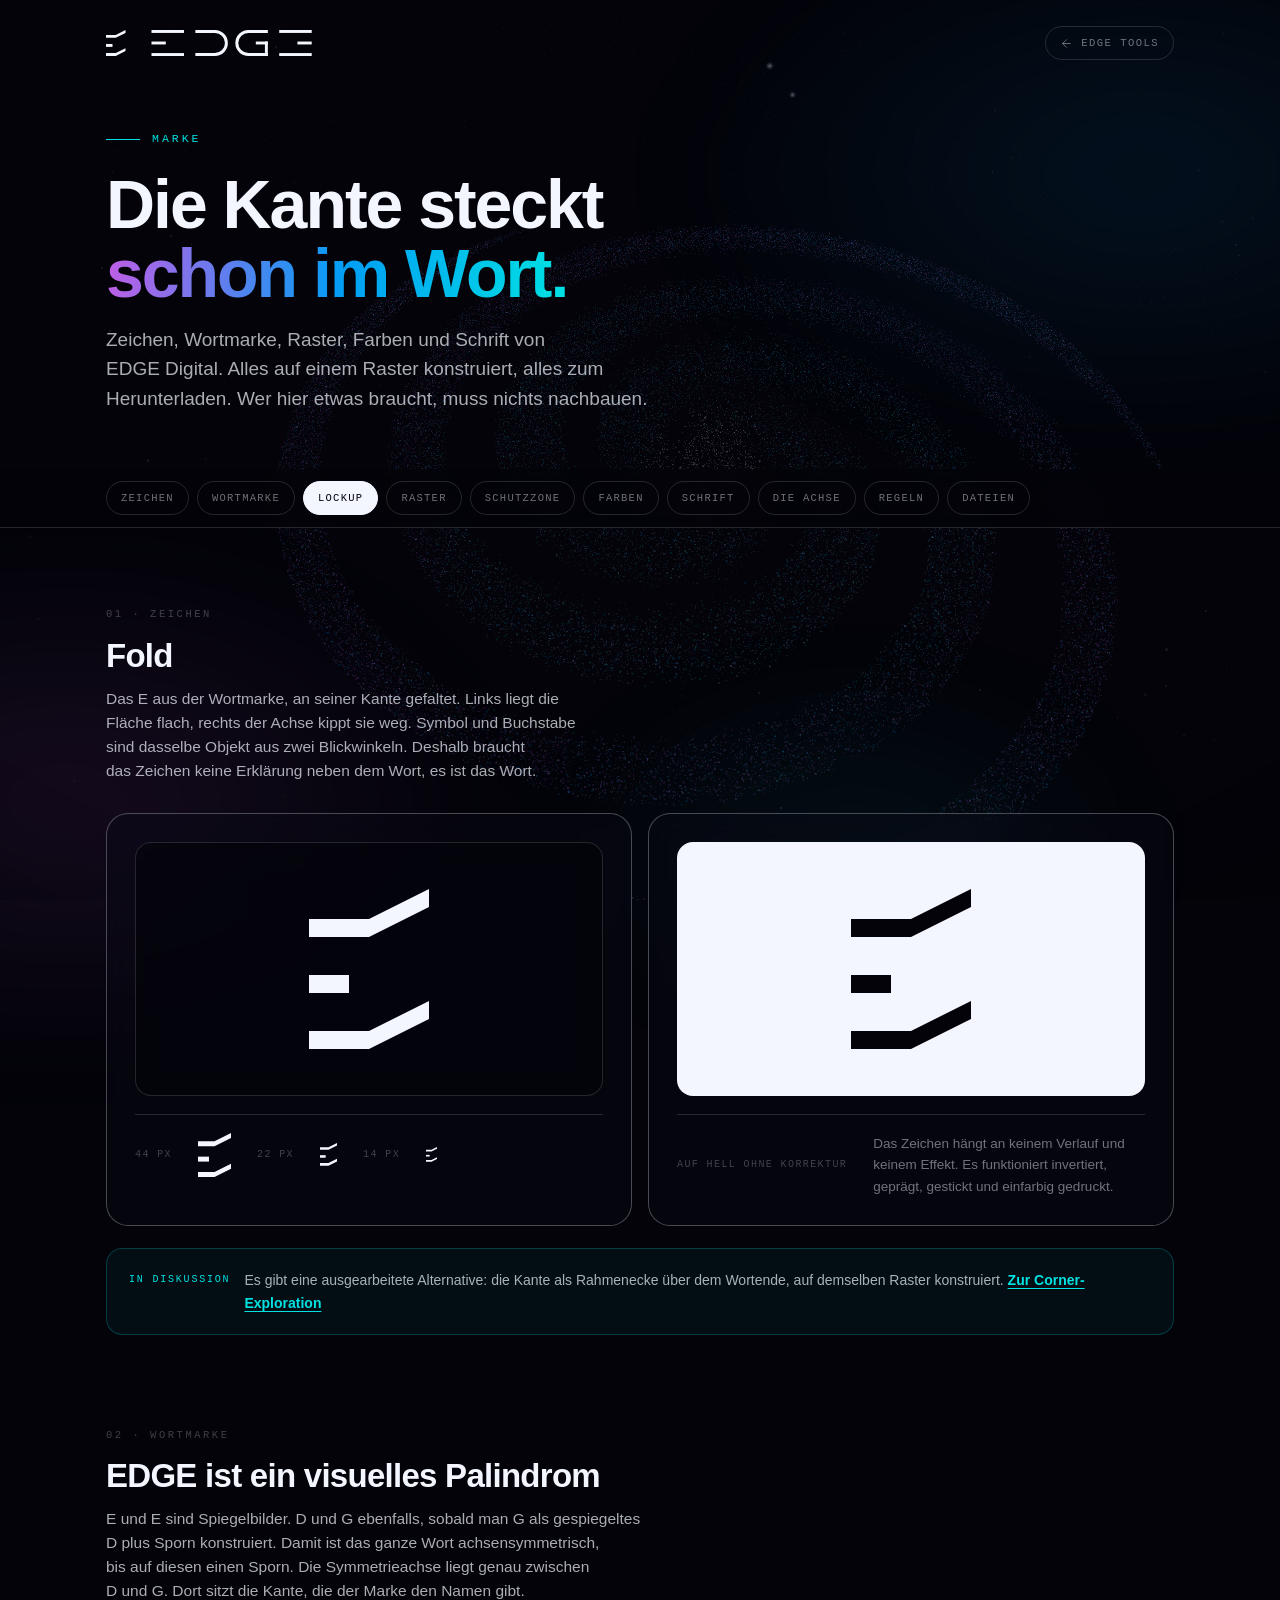
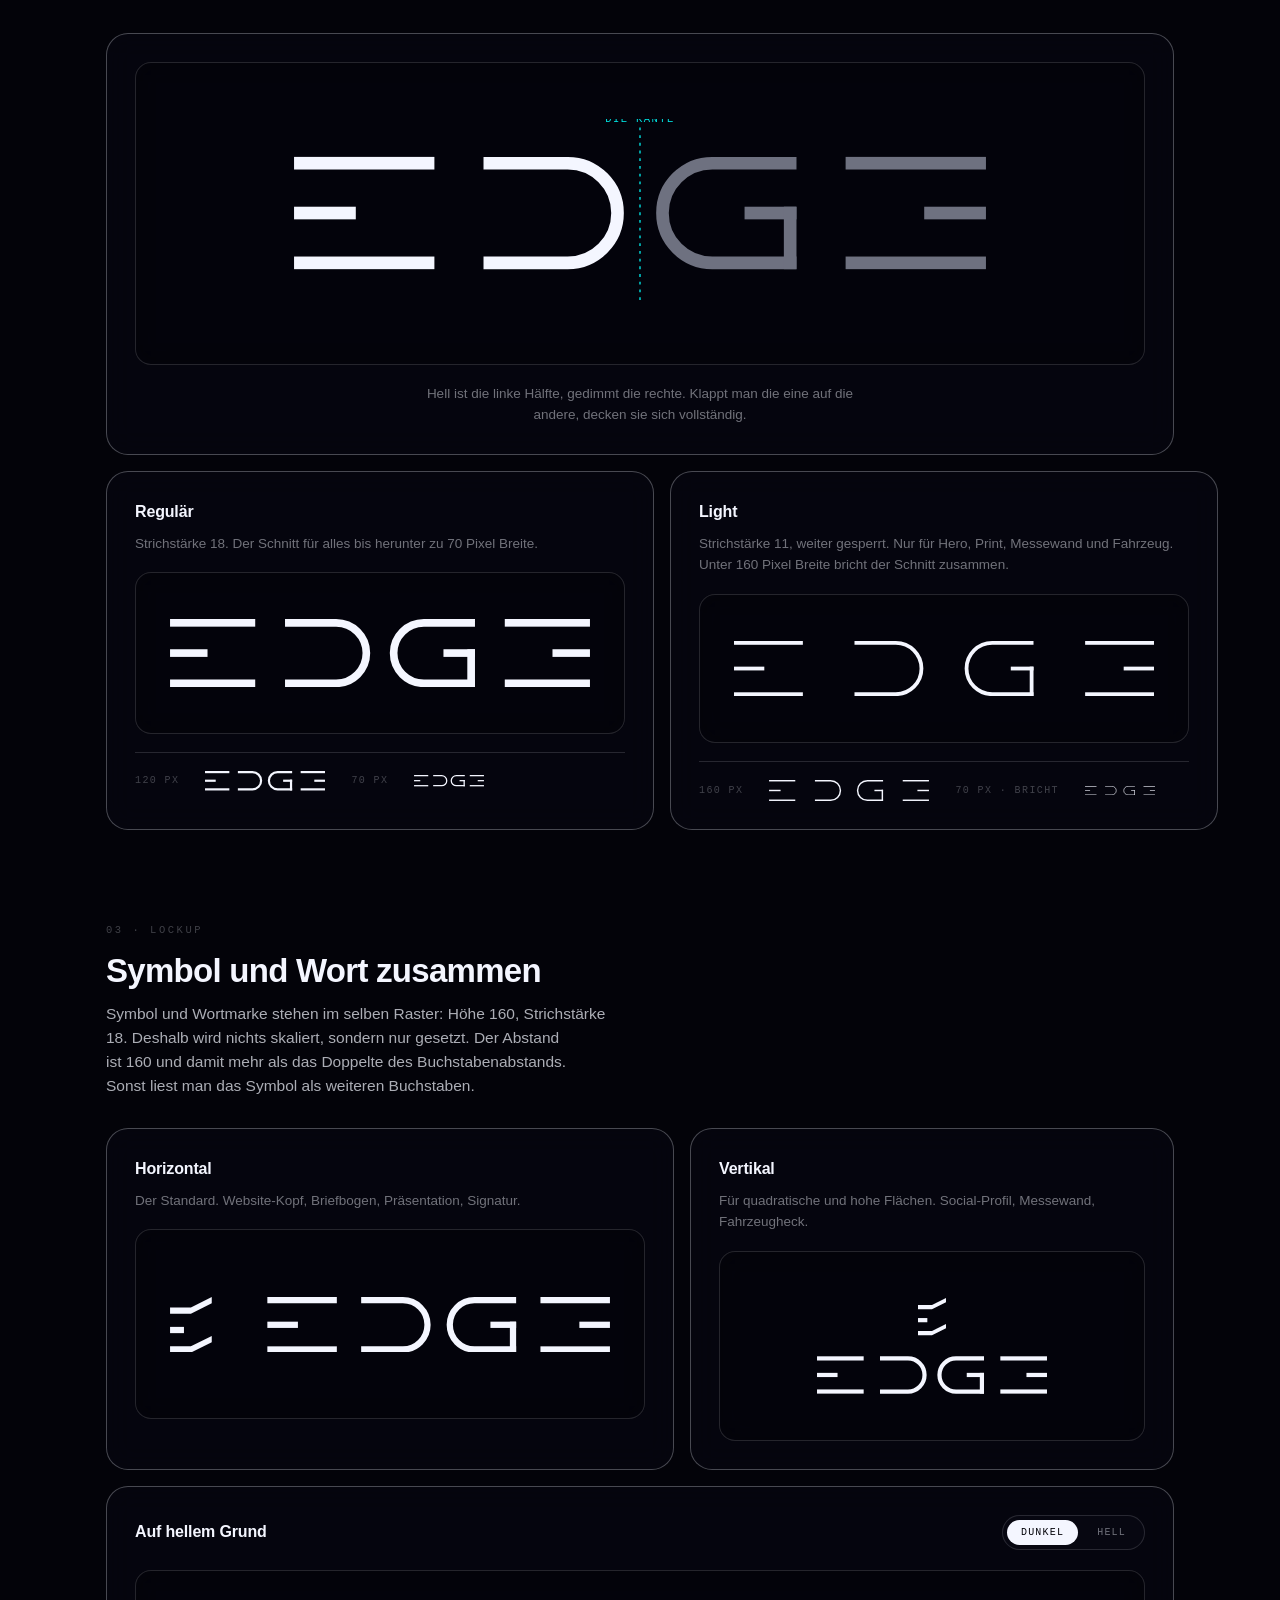
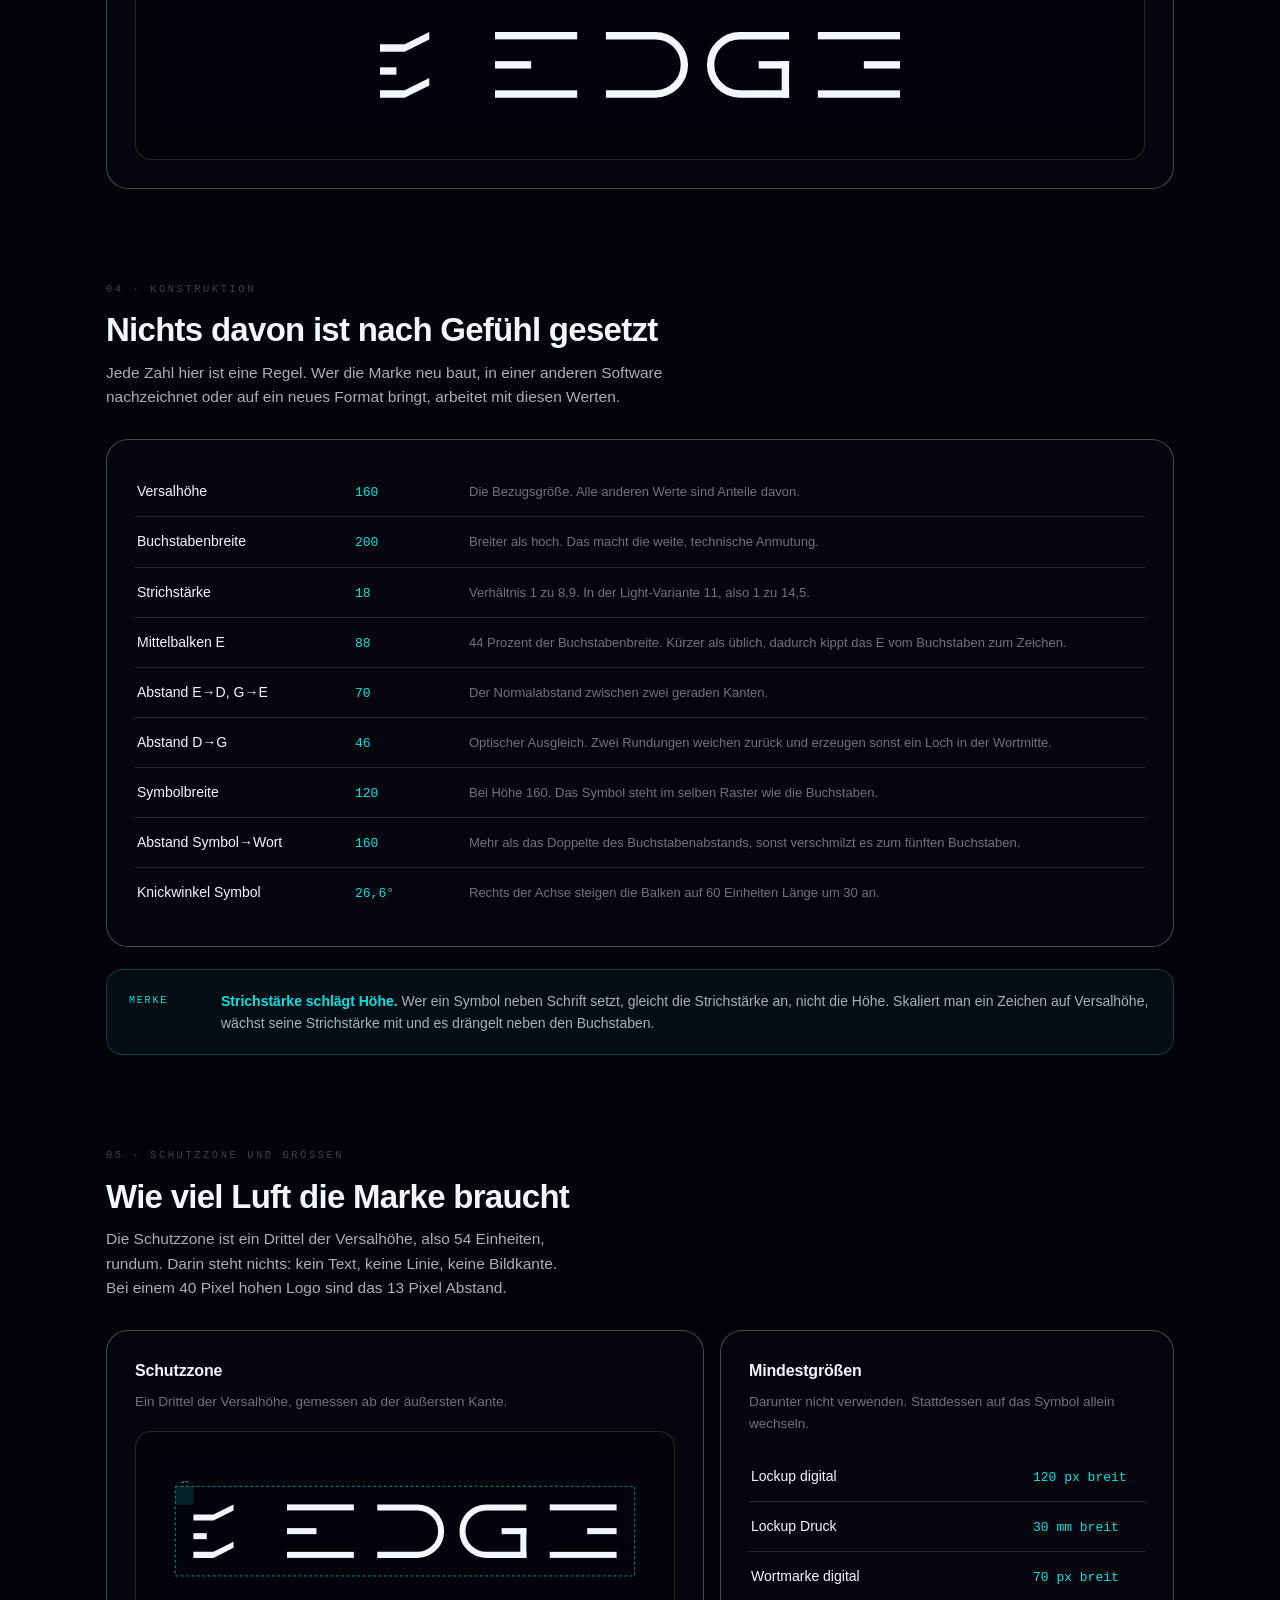
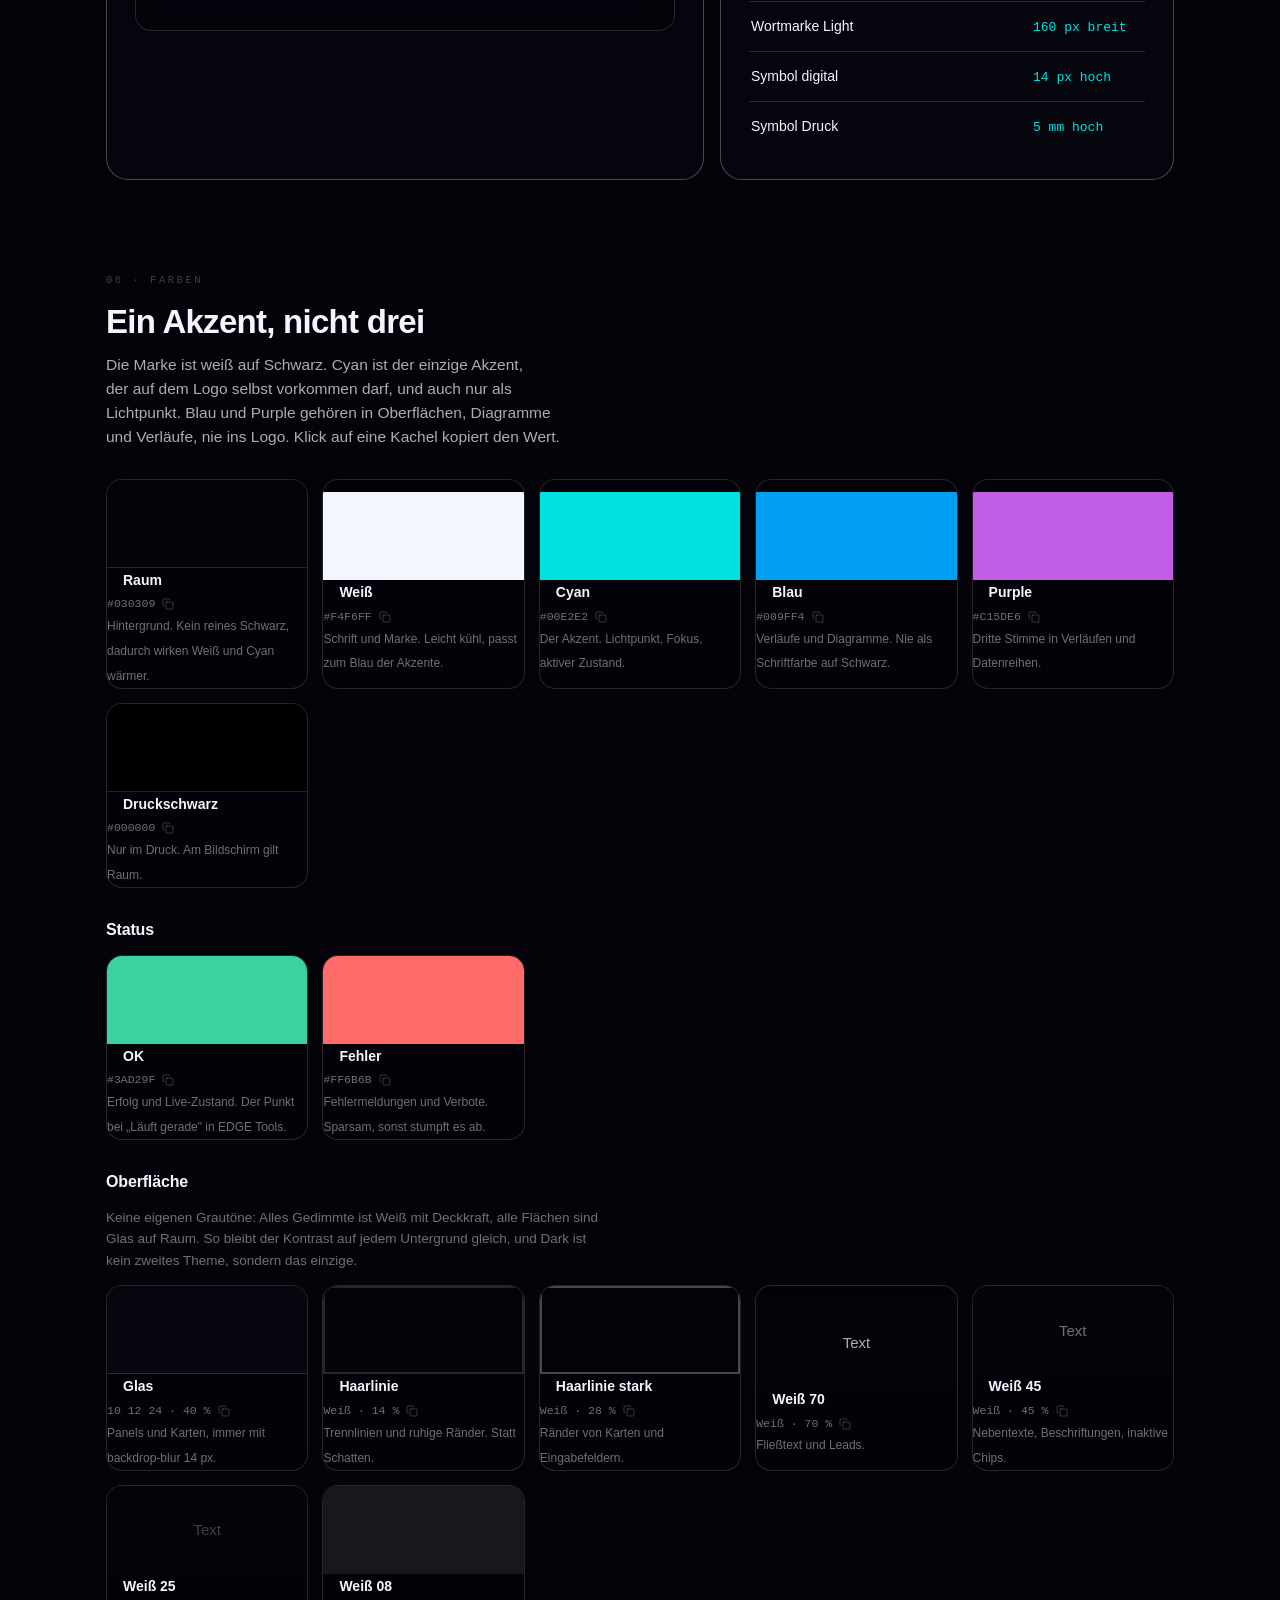
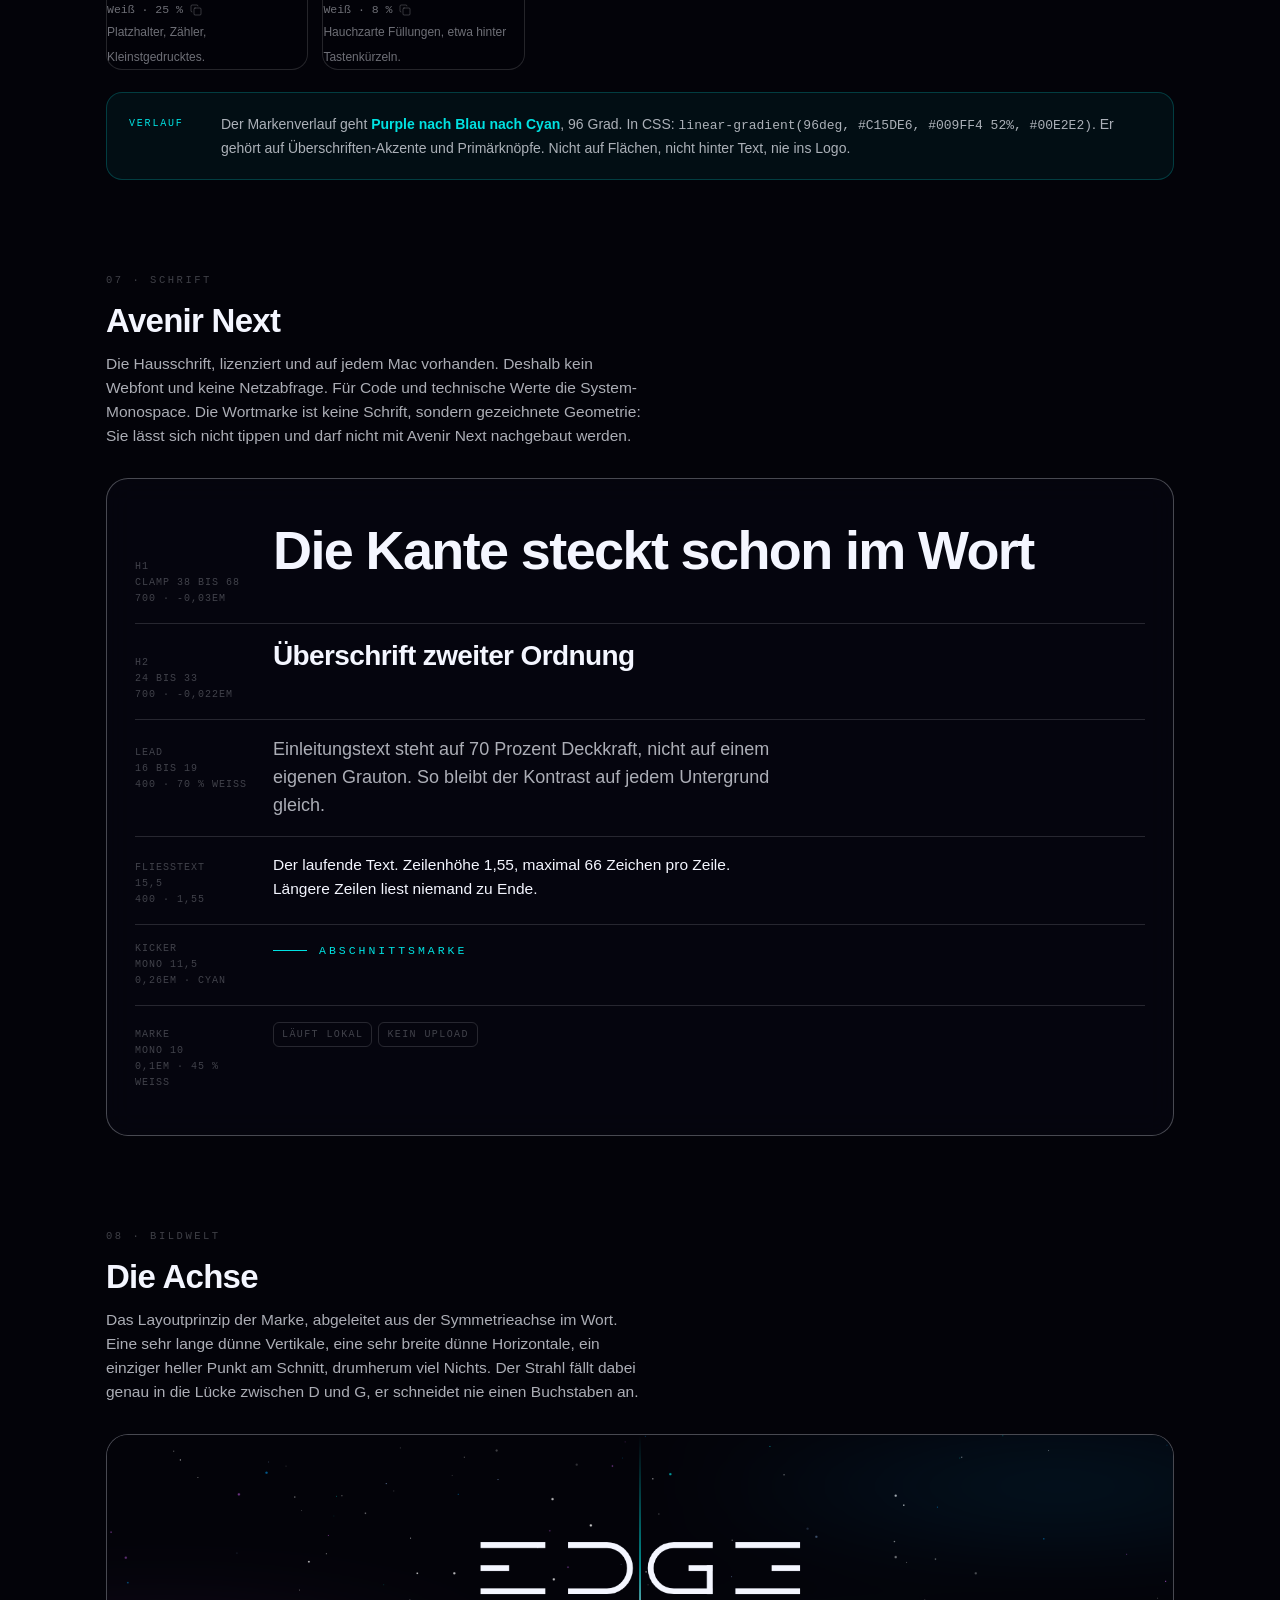
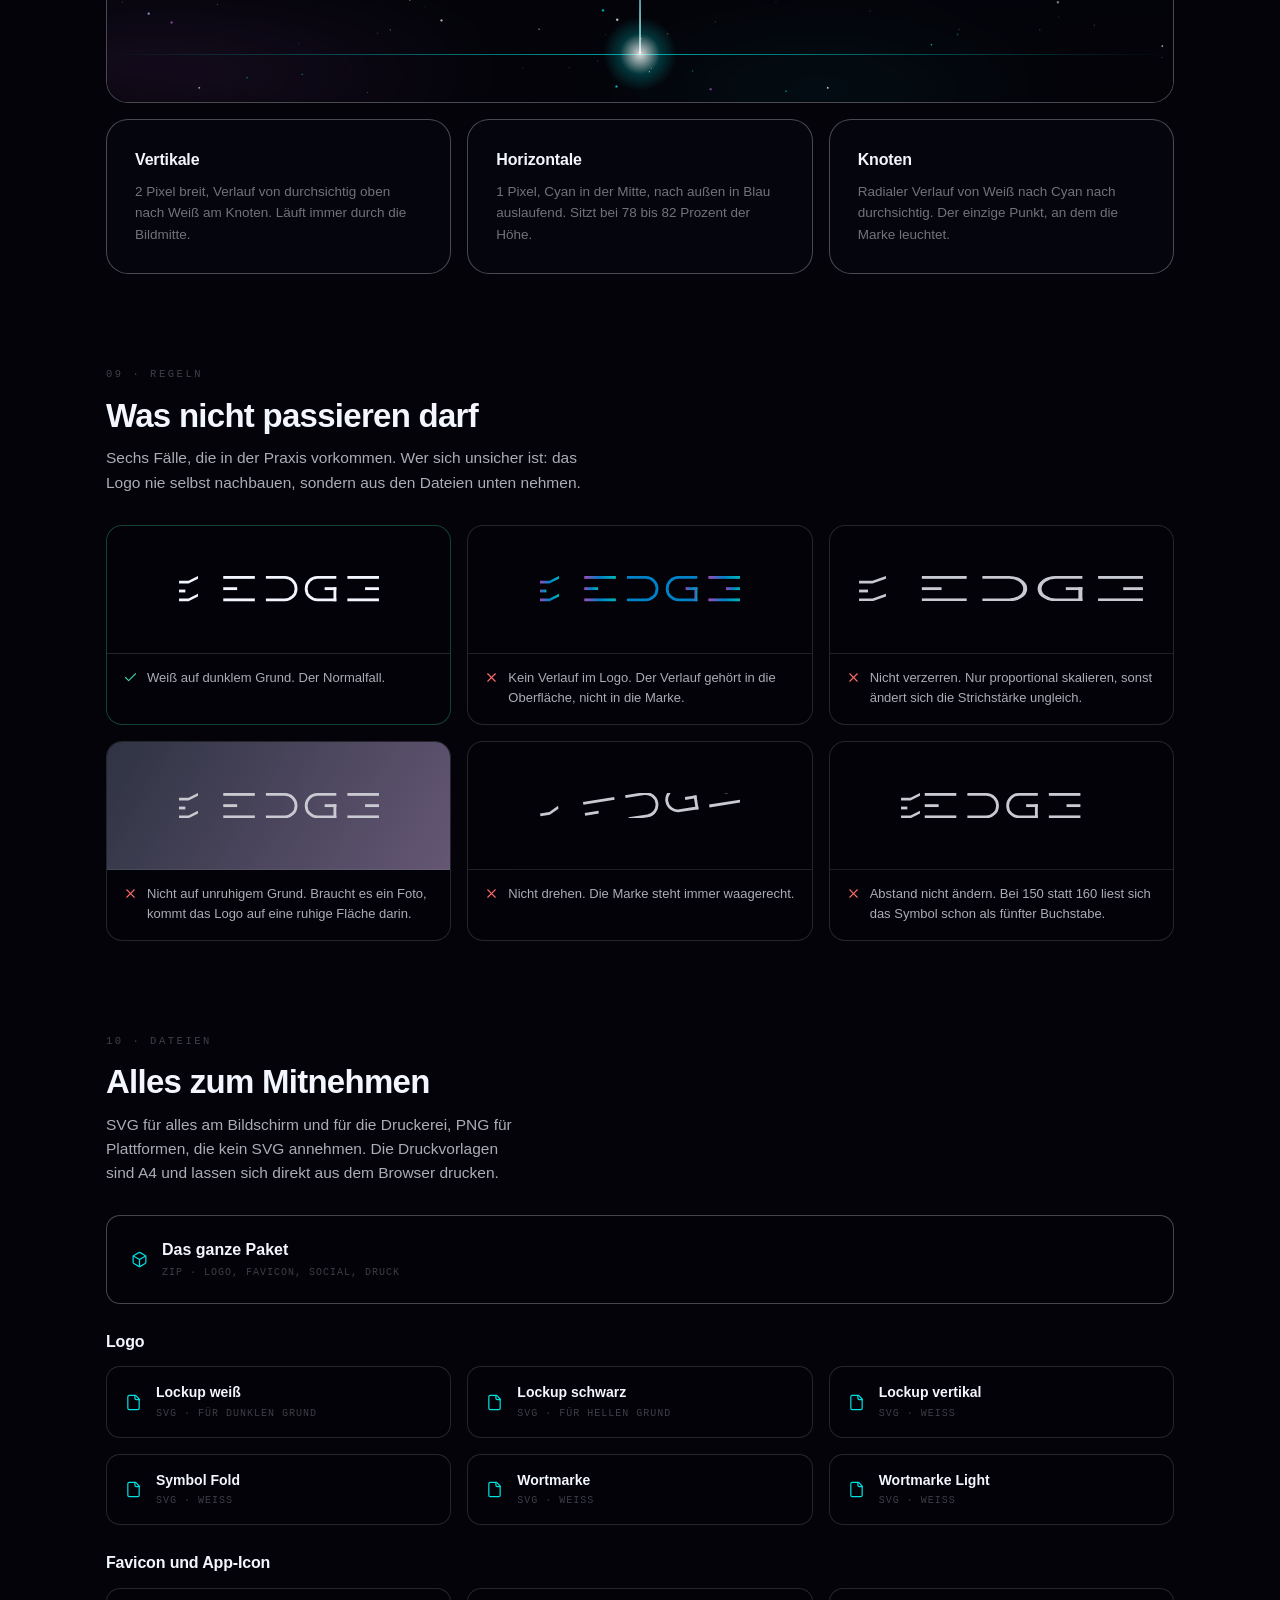
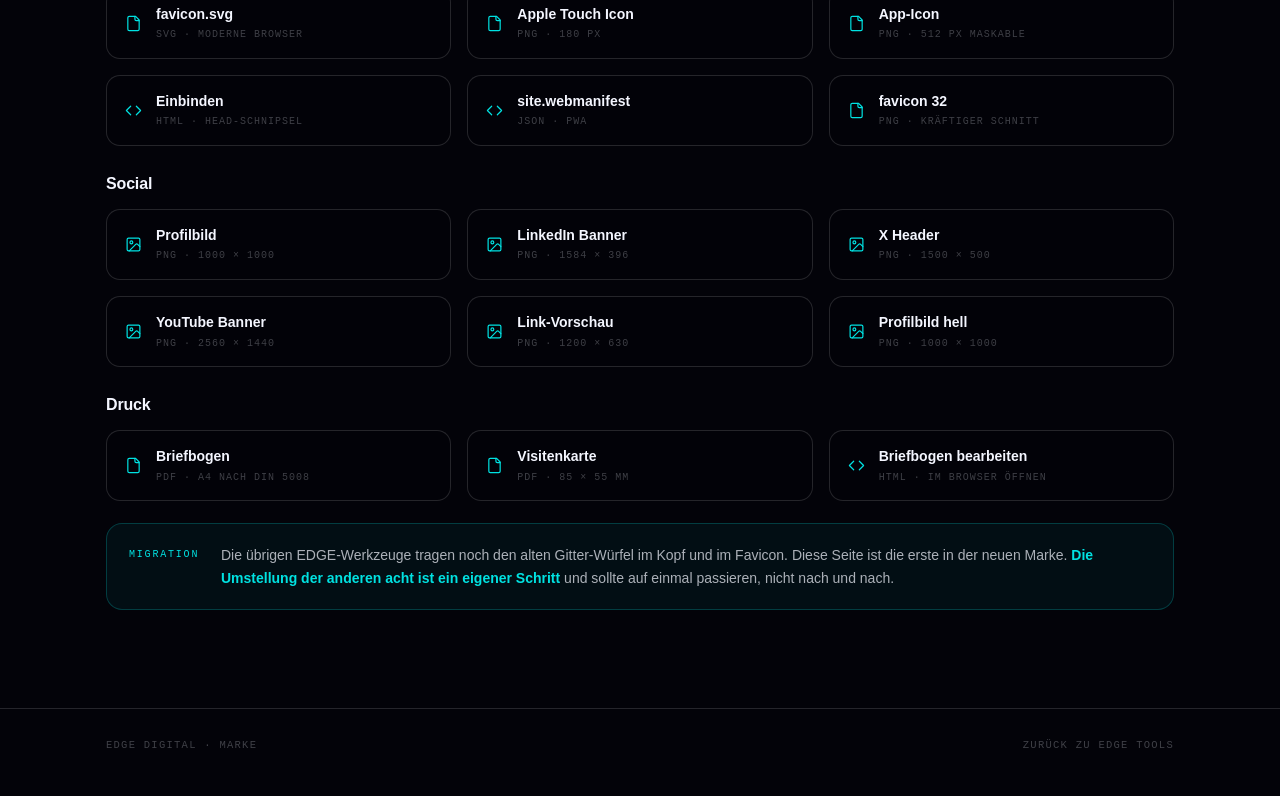
<file: index.html>
<!doctype html>
<html lang="de">
<head>
<meta charset="utf-8">
<meta name="viewport" content="width=device-width, initial-scale=1">
<title>EDGE Brand</title>
<meta name="description" content="Das Markenhandbuch von EDGE Digital: Zeichen, Wortmarke, Raster, Farben, Schrift und alle Dateien zum Herunterladen.">
<meta name="theme-color" content="#030309">
<link rel="stylesheet" href="styles.css">
<link rel="icon" type="image/svg+xml" href="assets/favicon/favicon.svg">
</head>
<body>

<!-- Die drei Raum-Ebenen der Wizard-Linie: Sterne, Nebel, Vignette. -->
<canvas id="kosmos"></canvas>
<div class="nebel"></div>
<div class="vignette"></div>

<!-- ===================== GEOMETRIE =====================
  Jede Marke auf dieser Seite ist aus diesen Bausteinen gesetzt, nicht als
  Bild eingebunden. Raster: Versalhöhe 160, Buchstabenbreite 200,
  Strichstärke 18 (Light 11). Abstand E→D und G→E ist 70, D→G nur 46:
  optischer Ausgleich, weil dort zwei Rundungen aufeinandertreffen.
====================================================== -->
<svg width="0" height="0" style="position:absolute" aria-hidden="true"><defs>
  <g id="gE">
    <rect x="0" y="0" width="200" height="18"/>
    <rect x="0" y="71" width="88" height="18"/>
    <rect x="0" y="142" width="200" height="18"/>
  </g>
  <g id="gEm">
    <rect x="0" y="0" width="200" height="18"/>
    <rect x="112" y="71" width="88" height="18"/>
    <rect x="0" y="142" width="200" height="18"/>
  </g>
  <g id="gD"><path d="M0 9 H120 A71 71 0 0 1 120 151 H0" fill="none" stroke="currentColor" stroke-width="18"/></g>
  <g id="gG">
    <path d="M200 9 H80 A71 71 0 0 0 80 151 H200" fill="none" stroke="currentColor" stroke-width="18"/>
    <rect x="126" y="71" width="74" height="18"/>
    <rect x="182" y="71" width="18" height="89"/>
  </g>

  <g id="lgE">
    <rect x="0" y="0" width="200" height="11"/>
    <rect x="0" y="74.5" width="88" height="11"/>
    <rect x="0" y="149" width="200" height="11"/>
  </g>
  <g id="lgEm">
    <rect x="0" y="0" width="200" height="11"/>
    <rect x="112" y="74.5" width="88" height="11"/>
    <rect x="0" y="149" width="200" height="11"/>
  </g>
  <g id="lgD"><path d="M0 5.5 H120 A74.5 74.5 0 0 1 120 154.5 H0" fill="none" stroke="currentColor" stroke-width="11"/></g>
  <g id="lgG">
    <path d="M200 5.5 H80 A74.5 74.5 0 0 0 80 154.5 H200" fill="none" stroke="currentColor" stroke-width="11"/>
    <rect x="134" y="74.5" width="66" height="11"/>
    <rect x="189" y="74.5" width="11" height="85.5"/>
  </g>

  <!-- Symbol Fold: das E, an seiner Kante gefaltet. 120 breit, 160 hoch. -->
  <g id="fold">
    <path d="M0 30 H60 L120 0 V18 L60 48 H0 Z"/>
    <rect x="0" y="86" width="40" height="18"/>
    <path d="M0 142 H60 L120 112 V130 L60 160 H0 Z"/>
  </g>

  <!-- Wortmarke und Lockups, aus den Buchstaben zusammengesetzt -->
  <g id="wort">
    <use href="#gE"/><g transform="translate(270,0)"><use href="#gD"/></g>
    <g transform="translate(516,0)"><use href="#gG"/></g>
    <g transform="translate(786,0)"><use href="#gEm"/></g>
  </g>
  <g id="wortLight">
    <use href="#lgE"/><g transform="translate(350,0)"><use href="#lgD"/></g>
    <g transform="translate(670,0)"><use href="#lgG"/></g>
    <g transform="translate(1020,0)"><use href="#lgEm"/></g>
  </g>
  <g id="lockup">
    <use href="#fold"/>
    <g transform="translate(280,0)"><use href="#wort"/></g>
  </g>
  <g id="lockupV">
    <g transform="translate(433,0)"><use href="#fold"/></g>
    <g transform="translate(0,250)"><use href="#wort"/></g>
  </g>
</defs></svg>


<div class="buehne">
<header class="site">
  <div class="wrap row">
    <div class="brand">
      <svg class="lockup marke" viewBox="0 0 1266 160" fill="currentColor"><use href="#lockup"/></svg>
    </div>
    <a class="zurueck" href="../edge-tools/"><span class="ic" data-ic="zurueck"></span>EDGE Tools</a>
  </div>
</header>

<main class="wrap">
  <section class="titel">
    <p class="kicker">Marke</p>
    <h1>Die Kante steckt <span class="schimmer">schon im Wort.</span></h1>
    <p class="lead">
      Zeichen, Wortmarke, Raster, Farben und Schrift von EDGE Digital.
      Alles auf einem Raster konstruiert, alles zum Herunterladen.
      Wer hier etwas braucht, muss nichts nachbauen.
    </p>
  </section>
</main>

<nav class="sprung">
  <div class="wrap inner">
    <a href="#zeichen">Zeichen</a>
    <a href="#wortmarke">Wortmarke</a>
    <a href="#lockup">Lockup</a>
    <a href="#raster">Raster</a>
    <a href="#schutz">Schutzzone</a>
    <a href="#farben">Farben</a>
    <a href="#schrift">Schrift</a>
    <a href="#achse">Die Achse</a>
    <a href="#regeln">Regeln</a>
    <a href="#dateien">Dateien</a>
  </div>
</nav>

<main class="wrap">

  <!-- ============ ZEICHEN ============ -->
  <section id="zeichen">
    <p class="snum">01 · Zeichen</p>
    <h2>Fold</h2>
    <p class="sub">
      Das E aus der Wortmarke, an seiner Kante gefaltet. Links liegt die Fläche flach,
      rechts der Achse kippt sie weg. Symbol und Buchstabe sind dasselbe Objekt aus
      zwei Blickwinkeln. Deshalb braucht das Zeichen keine Erklärung neben dem Wort,
      es ist das Wort.
    </p>

    <div class="gitter g2">
      <div class="panel">
        <div class="buehne-logo" style="min-height:250px">
          <svg class="marke" viewBox="0 0 120 160" width="120" fill="currentColor"><use href="#fold"/></svg>
        </div>
        <div class="zeile-klein">
          <span class="lbl">44 px</span>
          <svg class="marke" viewBox="0 0 120 160" width="33" fill="currentColor"><use href="#fold"/></svg>
          <span class="lbl">22 px</span>
          <svg class="marke" viewBox="0 0 120 160" width="17" fill="currentColor"><use href="#fold"/></svg>
          <span class="lbl">14 px</span>
          <svg class="marke" viewBox="0 0 120 160" width="11" fill="currentColor"><use href="#fold"/></svg>
        </div>
      </div>

      <div class="panel">
        <div class="buehne-logo hell" style="min-height:250px">
          <svg class="marke" viewBox="0 0 120 160" width="120" fill="currentColor"><use href="#fold"/></svg>
        </div>
        <div class="zeile-klein">
          <span class="lbl">Auf Hell ohne Korrektur</span>
          <p class="klein" style="flex:1;min-width:200px">
            Das Zeichen hängt an keinem Verlauf und keinem Effekt. Es funktioniert
            invertiert, geprägt, gestickt und einfarbig gedruckt.
          </p>
        </div>
      </div>
    </div>

    <div class="hinweis">
      <span class="k">In Diskussion</span>
      <p>
        Es gibt eine ausgearbeitete Alternative: die Kante als Rahmenecke über dem
        Wortende, auf demselben Raster konstruiert.
        <a href="corner/" style="color:var(--cyan);text-decoration:underline;text-underline-offset:3px;font-weight:600">Zur Corner-Exploration</a>
      </p>
    </div>
  </section>

  <!-- ============ WORTMARKE ============ -->
  <section id="wortmarke">
    <p class="snum">02 · Wortmarke</p>
    <h2>EDGE ist ein visuelles Palindrom</h2>
    <p class="sub">
      E und E sind Spiegelbilder. D und G ebenfalls, sobald man G als gespiegeltes D
      plus Sporn konstruiert. Damit ist das ganze Wort achsensymmetrisch, bis auf
      diesen einen Sporn. Die Symmetrieachse liegt genau zwischen D und G.
      Dort sitzt die Kante, die der Marke den Namen gibt.
    </p>

    <div class="panel">
      <div class="buehne-logo" style="min-height:230px;padding:56px 34px">
        <svg class="marke" viewBox="-20 -54 1026 268" width="720">
          <line x1="493" y1="-42" x2="493" y2="204" stroke="#00E2E2" stroke-width="2" stroke-dasharray="4 7"/>
          <text x="493" y="-50" fill="#00E2E2" font-size="15" font-family="ui-monospace,Menlo,monospace"
                text-anchor="middle" letter-spacing="2">DIE KANTE</text>
          <g fill="#F4F6FF" color="#F4F6FF">
            <use href="#gE"/><g transform="translate(270,0)"><use href="#gD"/></g>
          </g>
          <g fill="#6E7180" color="#6E7180">
            <g transform="translate(516,0)"><use href="#gG"/></g>
            <g transform="translate(786,0)"><use href="#gEm"/></g>
          </g>
        </svg>
      </div>
      <p class="klein" style="text-align:center;max-width:62ch;margin:18px auto 0">
        Hell ist die linke Hälfte, gedimmt die rechte. Klappt man die eine auf die andere,
        decken sie sich vollständig.
      </p>
    </div>

    <div class="gitter g2" style="margin-top:16px">
      <div class="panel">
        <h3>Regulär</h3>
        <p class="klein" style="margin-bottom:18px">Strichstärke 18. Der Schnitt für alles bis herunter zu 70 Pixel Breite.</p>
        <div class="buehne-logo" style="min-height:130px">
          <svg class="marke" viewBox="0 0 986 160" width="420" fill="currentColor"><use href="#wort"/></svg>
        </div>
        <div class="zeile-klein">
          <span class="lbl">120 px</span>
          <svg class="marke" viewBox="0 0 986 160" width="120" fill="currentColor"><use href="#wort"/></svg>
          <span class="lbl">70 px</span>
          <svg class="marke" viewBox="0 0 986 160" width="70" fill="currentColor"><use href="#wort"/></svg>
        </div>
      </div>
      <div class="panel">
        <h3>Light</h3>
        <p class="klein" style="margin-bottom:18px">Strichstärke 11, weiter gesperrt. Nur für Hero, Print, Messewand und Fahrzeug. Unter 160 Pixel Breite bricht der Schnitt zusammen.</p>
        <div class="buehne-logo" style="min-height:130px">
          <svg class="marke" viewBox="0 0 1220 160" width="420" fill="currentColor"><use href="#wortLight"/></svg>
        </div>
        <div class="zeile-klein">
          <span class="lbl">160 px</span>
          <svg class="marke" viewBox="0 0 1220 160" width="160" fill="currentColor"><use href="#wortLight"/></svg>
          <span class="lbl">70 px · bricht</span>
          <svg class="marke" viewBox="0 0 1220 160" width="70" fill="currentColor"><use href="#wortLight"/></svg>
        </div>
      </div>
    </div>
  </section>

  <!-- ============ LOCKUP ============ -->
  <section id="lockup">
    <p class="snum">03 · Lockup</p>
    <h2>Symbol und Wort zusammen</h2>
    <p class="sub">
      Symbol und Wortmarke stehen im selben Raster: Höhe 160, Strichstärke 18.
      Deshalb wird nichts skaliert, sondern nur gesetzt. Der Abstand ist 160 und
      damit mehr als das Doppelte des Buchstabenabstands. Sonst liest man das
      Symbol als weiteren Buchstaben.
    </p>

    <div class="gitter g2">
      <div class="panel">
        <h3>Horizontal</h3>
        <p class="klein" style="margin-bottom:18px">Der Standard. Website-Kopf, Briefbogen, Präsentation, Signatur.</p>
        <div class="buehne-logo">
          <svg class="marke" viewBox="0 0 1266 160" width="440" fill="currentColor"><use href="#lockup"/></svg>
        </div>
      </div>
      <div class="panel">
        <h3>Vertikal</h3>
        <p class="klein" style="margin-bottom:18px">Für quadratische und hohe Flächen. Social-Profil, Messewand, Fahrzeugheck.</p>
        <div class="buehne-logo">
          <svg class="marke" viewBox="0 0 986 410" width="230" fill="currentColor"><use href="#lockupV"/></svg>
        </div>
      </div>
    </div>

    <div class="panel" style="margin-top:16px">
      <div style="display:flex;align-items:center;justify-content:space-between;gap:20px;flex-wrap:wrap;margin-bottom:20px">
        <h3 style="margin:0">Auf hellem Grund</h3>
        <div class="schalter" id="grundSchalter">
          <button class="an" data-grund="dunkel">Dunkel</button>
          <button data-grund="hell">Hell</button>
        </div>
      </div>
      <div class="buehne-logo" id="grundBuehne">
        <svg class="marke" viewBox="0 0 1266 160" width="520" fill="currentColor"><use href="#lockup"/></svg>
      </div>
    </div>
  </section>

  <!-- ============ RASTER ============ -->
  <section id="raster">
    <p class="snum">04 · Konstruktion</p>
    <h2>Nichts davon ist nach Gefühl gesetzt</h2>
    <p class="sub">
      Jede Zahl hier ist eine Regel. Wer die Marke neu baut, in einer anderen Software
      nachzeichnet oder auf ein neues Format bringt, arbeitet mit diesen Werten.
    </p>

    <div class="panel">
      <div class="werte">
        <div class="z"><span class="k">Versalhöhe</span><span class="v">160</span>
          <span class="b">Die Bezugsgröße. Alle anderen Werte sind Anteile davon.</span></div>
        <div class="z"><span class="k">Buchstabenbreite</span><span class="v">200</span>
          <span class="b">Breiter als hoch. Das macht die weite, technische Anmutung.</span></div>
        <div class="z"><span class="k">Strichstärke</span><span class="v">18</span>
          <span class="b">Verhältnis 1 zu 8,9. In der Light-Variante 11, also 1 zu 14,5.</span></div>
        <div class="z"><span class="k">Mittelbalken E</span><span class="v">88</span>
          <span class="b">44 Prozent der Buchstabenbreite. Kürzer als üblich, dadurch kippt das E vom Buchstaben zum Zeichen.</span></div>
        <div class="z"><span class="k">Abstand E→D, G→E</span><span class="v">70</span>
          <span class="b">Der Normalabstand zwischen zwei geraden Kanten.</span></div>
        <div class="z"><span class="k">Abstand D→G</span><span class="v">46</span>
          <span class="b">Optischer Ausgleich. Zwei Rundungen weichen zurück und erzeugen sonst ein Loch in der Wortmitte.</span></div>
        <div class="z"><span class="k">Symbolbreite</span><span class="v">120</span>
          <span class="b">Bei Höhe 160. Das Symbol steht im selben Raster wie die Buchstaben.</span></div>
        <div class="z"><span class="k">Abstand Symbol→Wort</span><span class="v">160</span>
          <span class="b">Mehr als das Doppelte des Buchstabenabstands, sonst verschmilzt es zum fünften Buchstaben.</span></div>
        <div class="z"><span class="k">Knickwinkel Symbol</span><span class="v">26,6°</span>
          <span class="b">Rechts der Achse steigen die Balken auf 60 Einheiten Länge um 30 an.</span></div>
      </div>
    </div>

    <div class="hinweis">
      <span class="k">Merke</span>
      <p>
        <b>Strichstärke schlägt Höhe.</b> Wer ein Symbol neben Schrift setzt, gleicht die
        Strichstärke an, nicht die Höhe. Skaliert man ein Zeichen auf Versalhöhe, wächst
        seine Strichstärke mit und es drängelt neben den Buchstaben.
      </p>
    </div>
  </section>

  <!-- ============ SCHUTZZONE ============ -->
  <section id="schutz">
    <p class="snum">05 · Schutzzone und Größen</p>
    <h2>Wie viel Luft die Marke braucht</h2>
    <p class="sub">
      Die Schutzzone ist ein Drittel der Versalhöhe, also 54 Einheiten, rundum.
      Darin steht nichts: kein Text, keine Linie, keine Bildkante.
      Bei einem 40 Pixel hohen Logo sind das 13 Pixel Abstand.
    </p>

    <div class="gitter g2">
      <div class="panel">
        <h3>Schutzzone</h3>
        <p class="klein" style="margin-bottom:18px">Ein Drittel der Versalhöhe, gemessen ab der äußersten Kante.</p>
        <div class="buehne-logo" style="min-height:200px">
          <svg class="marke" viewBox="-70 -70 1406 300" width="470">
            <rect x="-54" y="-54" width="1374" height="268" fill="none"
                  stroke="#00E2E2" stroke-width="2.5" stroke-dasharray="8 8" opacity=".75"/>
            <rect x="-54" y="-54" width="54" height="54" fill="rgba(0,226,226,.14)"/>
            <text x="-27" y="-64" fill="#00E2E2" font-size="20" font-family="ui-monospace,Menlo,monospace"
                  text-anchor="middle">54</text>
            <g fill="currentColor"><use href="#lockup"/></g>
          </svg>
        </div>
      </div>

      <div class="panel">
        <h3>Mindestgrößen</h3>
        <p class="klein" style="margin-bottom:18px">Darunter nicht verwenden. Stattdessen auf das Symbol allein wechseln.</p>
        <div class="werte">
          <div class="z" style="grid-template-columns:1fr 110px"><span class="k">Lockup digital</span><span class="v">120 px breit</span></div>
          <div class="z" style="grid-template-columns:1fr 110px"><span class="k">Lockup Druck</span><span class="v">30 mm breit</span></div>
          <div class="z" style="grid-template-columns:1fr 110px"><span class="k">Wortmarke digital</span><span class="v">70 px breit</span></div>
          <div class="z" style="grid-template-columns:1fr 110px"><span class="k">Wortmarke Light</span><span class="v">160 px breit</span></div>
          <div class="z" style="grid-template-columns:1fr 110px"><span class="k">Symbol digital</span><span class="v">14 px hoch</span></div>
          <div class="z" style="grid-template-columns:1fr 110px"><span class="k">Symbol Druck</span><span class="v">5 mm hoch</span></div>
        </div>
      </div>
    </div>
  </section>

  <!-- ============ FARBEN ============ -->
  <section id="farben">
    <p class="snum">06 · Farben</p>
    <h2>Ein Akzent, nicht drei</h2>
    <p class="sub">
      Die Marke ist weiß auf Schwarz. Cyan ist der einzige Akzent, der auf dem Logo
      selbst vorkommen darf, und auch nur als Lichtpunkt. Blau und Purple gehören in
      Oberflächen, Diagramme und Verläufe, nie ins Logo. Klick auf eine Kachel kopiert den Wert.
    </p>

    <div class="farben">
      <button class="farbe" data-hex="#030309">
        <span class="flaeche" style="background:#030309;border-bottom:1px solid rgba(244,246,255,.14)"></span>
        <span class="daten"><span class="fname">Raum</span>
          <span class="fhex">#030309 <span class="kopieren ic" data-ic="kopie"></span></span>
          <span class="frolle">Hintergrund. Kein reines Schwarz, dadurch wirken Weiß und Cyan wärmer.</span></span>
      </button>
      <button class="farbe" data-hex="#F4F6FF">
        <span class="flaeche" style="background:#F4F6FF"></span>
        <span class="daten"><span class="fname">Weiß</span>
          <span class="fhex">#F4F6FF <span class="kopieren ic" data-ic="kopie"></span></span>
          <span class="frolle">Schrift und Marke. Leicht kühl, passt zum Blau der Akzente.</span></span>
      </button>
      <button class="farbe" data-hex="#00E2E2">
        <span class="flaeche" style="background:#00E2E2"></span>
        <span class="daten"><span class="fname">Cyan</span>
          <span class="fhex">#00E2E2 <span class="kopieren ic" data-ic="kopie"></span></span>
          <span class="frolle">Der Akzent. Lichtpunkt, Fokus, aktiver Zustand.</span></span>
      </button>
      <button class="farbe" data-hex="#009FF4">
        <span class="flaeche" style="background:#009FF4"></span>
        <span class="daten"><span class="fname">Blau</span>
          <span class="fhex">#009FF4 <span class="kopieren ic" data-ic="kopie"></span></span>
          <span class="frolle">Verläufe und Diagramme. Nie als Schriftfarbe auf Schwarz.</span></span>
      </button>
      <button class="farbe" data-hex="#C15DE6">
        <span class="flaeche" style="background:#C15DE6"></span>
        <span class="daten"><span class="fname">Purple</span>
          <span class="fhex">#C15DE6 <span class="kopieren ic" data-ic="kopie"></span></span>
          <span class="frolle">Dritte Stimme in Verläufen und Datenreihen.</span></span>
      </button>
      <button class="farbe" data-hex="#000000">
        <span class="flaeche" style="background:#000000;border-bottom:1px solid rgba(244,246,255,.14)"></span>
        <span class="daten"><span class="fname">Druckschwarz</span>
          <span class="fhex">#000000 <span class="kopieren ic" data-ic="kopie"></span></span>
          <span class="frolle">Nur im Druck. Am Bildschirm gilt Raum.</span></span>
      </button>
    </div>

    <h3 style="margin:30px 0 12px">Status</h3>
    <div class="farben">
      <button class="farbe" data-hex="#3AD29F">
        <span class="flaeche" style="background:#3AD29F"></span>
        <span class="daten"><span class="fname">OK</span>
          <span class="fhex">#3AD29F <span class="kopieren ic" data-ic="kopie"></span></span>
          <span class="frolle">Erfolg und Live-Zustand. Der Punkt bei „Läuft gerade" in EDGE Tools.</span></span>
      </button>
      <button class="farbe" data-hex="#FF6B6B">
        <span class="flaeche" style="background:#FF6B6B"></span>
        <span class="daten"><span class="fname">Fehler</span>
          <span class="fhex">#FF6B6B <span class="kopieren ic" data-ic="kopie"></span></span>
          <span class="frolle">Fehlermeldungen und Verbote. Sparsam, sonst stumpft es ab.</span></span>
      </button>
    </div>

    <h3 style="margin:30px 0 12px">Oberfläche</h3>
    <p class="klein" style="max-width:66ch;margin-bottom:14px">
      Keine eigenen Grautöne: Alles Gedimmte ist Weiß mit Deckkraft, alle Flächen sind
      Glas auf Raum. So bleibt der Kontrast auf jedem Untergrund gleich, und Dark ist
      kein zweites Theme, sondern das einzige.
    </p>
    <div class="farben">
      <button class="farbe" data-hex="rgba(10, 12, 24, 0.40)">
        <span class="flaeche auf-raum"><span style="background:rgba(10,12,24,.4);border-bottom:1px solid rgba(244,246,255,.14)"></span></span>
        <span class="daten"><span class="fname">Glas</span>
          <span class="fhex">10 12 24 · 40 % <span class="kopieren ic" data-ic="kopie"></span></span>
          <span class="frolle">Panels und Karten, immer mit backdrop-blur 14 px.</span></span>
      </button>
      <button class="farbe" data-hex="rgba(244, 246, 255, 0.14)">
        <span class="flaeche auf-raum"><span style="box-shadow:inset 0 0 0 2px rgba(244,246,255,.14)"></span></span>
        <span class="daten"><span class="fname">Haarlinie</span>
          <span class="fhex">Weiß · 14 % <span class="kopieren ic" data-ic="kopie"></span></span>
          <span class="frolle">Trennlinien und ruhige Ränder. Statt Schatten.</span></span>
      </button>
      <button class="farbe" data-hex="rgba(244, 246, 255, 0.28)">
        <span class="flaeche auf-raum"><span style="box-shadow:inset 0 0 0 2px rgba(244,246,255,.28)"></span></span>
        <span class="daten"><span class="fname">Haarlinie stark</span>
          <span class="fhex">Weiß · 28 % <span class="kopieren ic" data-ic="kopie"></span></span>
          <span class="frolle">Ränder von Karten und Eingabefeldern.</span></span>
      </button>
      <button class="farbe" data-hex="rgba(244, 246, 255, 0.70)">
        <span class="flaeche auf-raum"><span style="display:grid;place-items:center;color:rgba(244,246,255,.7);font-size:15px">Text</span></span>
        <span class="daten"><span class="fname">Weiß 70</span>
          <span class="fhex">Weiß · 70 % <span class="kopieren ic" data-ic="kopie"></span></span>
          <span class="frolle">Fließtext und Leads.</span></span>
      </button>
      <button class="farbe" data-hex="rgba(244, 246, 255, 0.45)">
        <span class="flaeche auf-raum"><span style="display:grid;place-items:center;color:rgba(244,246,255,.45);font-size:15px">Text</span></span>
        <span class="daten"><span class="fname">Weiß 45</span>
          <span class="fhex">Weiß · 45 % <span class="kopieren ic" data-ic="kopie"></span></span>
          <span class="frolle">Nebentexte, Beschriftungen, inaktive Chips.</span></span>
      </button>
      <button class="farbe" data-hex="rgba(244, 246, 255, 0.25)">
        <span class="flaeche auf-raum"><span style="display:grid;place-items:center;color:rgba(244,246,255,.25);font-size:15px">Text</span></span>
        <span class="daten"><span class="fname">Weiß 25</span>
          <span class="fhex">Weiß · 25 % <span class="kopieren ic" data-ic="kopie"></span></span>
          <span class="frolle">Platzhalter, Zähler, Kleinstgedrucktes.</span></span>
      </button>
      <button class="farbe" data-hex="rgba(244, 246, 255, 0.08)">
        <span class="flaeche auf-raum"><span style="background:rgba(244,246,255,.08)"></span></span>
        <span class="daten"><span class="fname">Weiß 08</span>
          <span class="fhex">Weiß · 8 % <span class="kopieren ic" data-ic="kopie"></span></span>
          <span class="frolle">Hauchzarte Füllungen, etwa hinter Tastenkürzeln.</span></span>
      </button>
    </div>

    <div class="hinweis">
      <span class="k">Verlauf</span>
      <p>
        Der Markenverlauf geht <b>Purple nach Blau nach Cyan</b>, 96 Grad.
        In CSS: <span style="font-family:var(--mono);font-size:13px">linear-gradient(96deg, #C15DE6, #009FF4 52%, #00E2E2)</span>.
        Er gehört auf Überschriften-Akzente und Primärknöpfe. Nicht auf Flächen, nicht hinter Text, nie ins Logo.
      </p>
    </div>
  </section>

  <!-- ============ SCHRIFT ============ -->
  <section id="schrift">
    <p class="snum">07 · Schrift</p>
    <h2>Avenir Next</h2>
    <p class="sub">
      Die Hausschrift, lizenziert und auf jedem Mac vorhanden. Deshalb kein Webfont
      und keine Netzabfrage. Für Code und technische Werte die System-Monospace.
      Die Wortmarke ist keine Schrift, sondern gezeichnete Geometrie: Sie lässt sich
      nicht tippen und darf nicht mit Avenir Next nachgebaut werden.
    </p>

    <div class="panel">
      <div class="probe">
        <div class="meta">H1<br>clamp 38 bis 68<br>700 · -0,03em</div>
        <div style="font-size:clamp(30px,4.4vw,54px);line-height:1.03;letter-spacing:-.03em;font-weight:700">
          Die Kante steckt schon im Wort
        </div>
      </div>
      <div class="probe">
        <div class="meta">H2<br>24 bis 33<br>700 · -0,022em</div>
        <div style="font-size:28px;line-height:1.15;letter-spacing:-.022em;font-weight:700">
          Überschrift zweiter Ordnung
        </div>
      </div>
      <div class="probe">
        <div class="meta">Lead<br>16 bis 19<br>400 · 70 % Weiß</div>
        <div style="font-size:18px;color:var(--w-70);max-width:52ch">
          Einleitungstext steht auf 70 Prozent Deckkraft, nicht auf einem eigenen Grauton.
          So bleibt der Kontrast auf jedem Untergrund gleich.
        </div>
      </div>
      <div class="probe">
        <div class="meta">Fließtext<br>15,5<br>400 · 1,55</div>
        <div style="font-size:15.5px;max-width:60ch">
          Der laufende Text. Zeilenhöhe 1,55, maximal 66 Zeichen pro Zeile.
          Längere Zeilen liest niemand zu Ende.
        </div>
      </div>
      <div class="probe">
        <div class="meta">Kicker<br>Mono 11,5<br>0,26em · Cyan</div>
        <div style="font-family:var(--mono);font-size:11.5px;letter-spacing:.26em;text-transform:uppercase;color:var(--cyan);display:flex;align-items:center;gap:12px">
          <span style="width:34px;height:1px;background:var(--cyan)"></span>Abschnittsmarke
        </div>
      </div>
      <div class="probe">
        <div class="meta">Marke<br>Mono 10<br>0,1em · 45 % Weiß</div>
        <div style="display:flex;gap:6px;flex-wrap:wrap">
          <span class="lbl" style="border:1px solid var(--hairline);border-radius:6px;padding:4px 8px">Läuft lokal</span>
          <span class="lbl" style="border:1px solid var(--hairline);border-radius:6px;padding:4px 8px">Kein Upload</span>
        </div>
      </div>
    </div>
  </section>

  <!-- ============ ACHSE ============ -->
  <section id="achse">
    <p class="snum">08 · Bildwelt</p>
    <h2>Die Achse</h2>
    <p class="sub">
      Das Layoutprinzip der Marke, abgeleitet aus der Symmetrieachse im Wort.
      Eine sehr lange dünne Vertikale, eine sehr breite dünne Horizontale, ein
      einziger heller Punkt am Schnitt, drumherum viel Nichts. Der Strahl fällt dabei
      genau in die Lücke zwischen D und G, er schneidet nie einen Buchstaben an.
    </p>

    <div class="panel" style="padding:0;overflow:hidden">
      <img src="assets/social/linkedin-banner-1584x396.png" alt="Bannerbeispiel mit der Achse"
           style="width:100%;height:auto;display:block">
    </div>

    <div class="gitter g3" style="margin-top:16px">
      <div class="panel">
        <h3>Vertikale</h3>
        <p class="klein">2 Pixel breit, Verlauf von durchsichtig oben nach Weiß am Knoten. Läuft immer durch die Bildmitte.</p>
      </div>
      <div class="panel">
        <h3>Horizontale</h3>
        <p class="klein">1 Pixel, Cyan in der Mitte, nach außen in Blau auslaufend. Sitzt bei 78 bis 82 Prozent der Höhe.</p>
      </div>
      <div class="panel">
        <h3>Knoten</h3>
        <p class="klein">Radialer Verlauf von Weiß nach Cyan nach durchsichtig. Der einzige Punkt, an dem die Marke leuchtet.</p>
      </div>
    </div>
  </section>

  <!-- ============ REGELN ============ -->
  <section id="regeln">
    <p class="snum">09 · Regeln</p>
    <h2>Was nicht passieren darf</h2>
    <p class="sub">
      Sechs Fälle, die in der Praxis vorkommen. Wer sich unsicher ist: das Logo nie
      selbst nachbauen, sondern aus den Dateien unten nehmen.
    </p>

    <div class="gitter g3">
      <div class="regel ja">
        <div class="bild">
          <svg class="marke" viewBox="0 0 1266 160" width="200" fill="currentColor"><use href="#lockup"/></svg>
        </div>
        <div class="txt"><span class="ic" data-ic="ja"></span><p>Weiß auf dunklem Grund. Der Normalfall.</p></div>
      </div>

      <div class="regel nein">
        <div class="bild">
          <svg viewBox="0 0 1266 160" width="200">
            <defs><linearGradient id="bad1" x1="0" x2="1">
              <stop offset="0" stop-color="#C15DE6"/><stop offset=".5" stop-color="#009FF4"/><stop offset="1" stop-color="#00E2E2"/>
            </linearGradient></defs>
            <g fill="url(#bad1)" color="#009FF4"><use href="#lockup"/></g>
          </svg>
        </div>
        <div class="txt"><span class="ic" data-ic="nein"></span><p>Kein Verlauf im Logo. Der Verlauf gehört in die Oberfläche, nicht in die Marke.</p></div>
      </div>

      <div class="regel nein">
        <div class="bild">
          <svg viewBox="0 0 1266 160" width="200" style="transform:scaleX(1.42)">
            <g fill="#F4F6FF" color="#F4F6FF"><use href="#lockup"/></g>
          </svg>
        </div>
        <div class="txt"><span class="ic" data-ic="nein"></span><p>Nicht verzerren. Nur proportional skalieren, sonst ändert sich die Strichstärke ungleich.</p></div>
      </div>

      <div class="regel nein">
        <div class="bild" style="background:linear-gradient(120deg,#3a3f52,#7b6a8f)">
          <svg class="marke" viewBox="0 0 1266 160" width="200" fill="currentColor"><use href="#lockup"/></svg>
        </div>
        <div class="txt"><span class="ic" data-ic="nein"></span><p>Nicht auf unruhigem Grund. Braucht es ein Foto, kommt das Logo auf eine ruhige Fläche darin.</p></div>
      </div>

      <div class="regel nein">
        <div class="bild">
          <svg viewBox="0 0 1266 160" width="200">
            <g fill="#F4F6FF" color="#F4F6FF" transform="rotate(-9 633 80)"><use href="#lockup"/></g>
          </svg>
        </div>
        <div class="txt"><span class="ic" data-ic="nein"></span><p>Nicht drehen. Die Marke steht immer waagerecht.</p></div>
      </div>

      <div class="regel nein">
        <div class="bild">
          <svg viewBox="0 0 1266 160" width="200">
            <g fill="#F4F6FF" color="#F4F6FF"><use href="#fold"/></g>
            <g transform="translate(150,0)" fill="#F4F6FF" color="#F4F6FF"><use href="#wort"/></g>
          </svg>
        </div>
        <div class="txt"><span class="ic" data-ic="nein"></span><p>Abstand nicht ändern. Bei 150 statt 160 liest sich das Symbol schon als fünfter Buchstabe.</p></div>
      </div>
    </div>
  </section>

  <!-- ============ DATEIEN ============ -->
  <section id="dateien">
    <p class="snum">10 · Dateien</p>
    <h2>Alles zum Mitnehmen</h2>
    <p class="sub">
      SVG für alles am Bildschirm und für die Druckerei, PNG für Plattformen, die
      kein SVG annehmen. Die Druckvorlagen sind A4 und lassen sich direkt aus dem
      Browser drucken.
    </p>

    <a class="dl gross" href="assets/edge-marke.zip" download style="margin-bottom:16px">
      <span class="ic" data-ic="paket"></span>
      <span><span class="n">Das ganze Paket</span><span class="m">ZIP · Logo, Favicon, Social, Druck</span></span>
    </a>

    <h3 style="margin:26px 0 12px">Logo</h3>
    <div class="gitter g3">
      <a class="dl" href="assets/logo/edge-lockup-ci-weiss.svg" download><span class="ic" data-ic="datei"></span>
        <span><span class="n">Lockup weiß</span><span class="m">SVG · für dunklen Grund</span></span></a>
      <a class="dl" href="assets/logo/edge-lockup-black.svg" download><span class="ic" data-ic="datei"></span>
        <span><span class="n">Lockup schwarz</span><span class="m">SVG · für hellen Grund</span></span></a>
      <a class="dl" href="assets/logo/edge-lockup-vertikal-ci-weiss.svg" download><span class="ic" data-ic="datei"></span>
        <span><span class="n">Lockup vertikal</span><span class="m">SVG · weiß</span></span></a>
      <a class="dl" href="assets/logo/edge-symbol-ci-weiss.svg" download><span class="ic" data-ic="datei"></span>
        <span><span class="n">Symbol Fold</span><span class="m">SVG · weiß</span></span></a>
      <a class="dl" href="assets/logo/edge-wortmarke-ci-weiss.svg" download><span class="ic" data-ic="datei"></span>
        <span><span class="n">Wortmarke</span><span class="m">SVG · weiß</span></span></a>
      <a class="dl" href="assets/logo/edge-wortmarke-light-ci-weiss.svg" download><span class="ic" data-ic="datei"></span>
        <span><span class="n">Wortmarke Light</span><span class="m">SVG · weiß</span></span></a>
    </div>

    <h3 style="margin:26px 0 12px">Favicon und App-Icon</h3>
    <div class="gitter g3">
      <a class="dl" href="assets/favicon/favicon.svg" download><span class="ic" data-ic="datei"></span>
        <span><span class="n">favicon.svg</span><span class="m">SVG · moderne Browser</span></span></a>
      <a class="dl" href="assets/favicon/apple-touch-icon.png" download><span class="ic" data-ic="datei"></span>
        <span><span class="n">Apple Touch Icon</span><span class="m">PNG · 180 px</span></span></a>
      <a class="dl" href="assets/favicon/icon-512.png" download><span class="ic" data-ic="datei"></span>
        <span><span class="n">App-Icon</span><span class="m">PNG · 512 px maskable</span></span></a>
      <a class="dl" href="assets/favicon/einbinden.html" download><span class="ic" data-ic="code"></span>
        <span><span class="n">Einbinden</span><span class="m">HTML · Head-Schnipsel</span></span></a>
      <a class="dl" href="assets/favicon/site.webmanifest" download><span class="ic" data-ic="code"></span>
        <span><span class="n">site.webmanifest</span><span class="m">JSON · PWA</span></span></a>
      <a class="dl" href="assets/favicon/favicon-32.png" download><span class="ic" data-ic="datei"></span>
        <span><span class="n">favicon 32</span><span class="m">PNG · kräftiger Schnitt</span></span></a>
    </div>

    <h3 style="margin:26px 0 12px">Social</h3>
    <div class="gitter g3">
      <a class="dl" href="assets/social/avatar-1000.png" download><span class="ic" data-ic="bild"></span>
        <span><span class="n">Profilbild</span><span class="m">PNG · 1000 × 1000</span></span></a>
      <a class="dl" href="assets/social/linkedin-banner-1584x396.png" download><span class="ic" data-ic="bild"></span>
        <span><span class="n">LinkedIn Banner</span><span class="m">PNG · 1584 × 396</span></span></a>
      <a class="dl" href="assets/social/x-header-1500x500.png" download><span class="ic" data-ic="bild"></span>
        <span><span class="n">X Header</span><span class="m">PNG · 1500 × 500</span></span></a>
      <a class="dl" href="assets/social/youtube-banner-2560x1440.png" download><span class="ic" data-ic="bild"></span>
        <span><span class="n">YouTube Banner</span><span class="m">PNG · 2560 × 1440</span></span></a>
      <a class="dl" href="assets/social/og-image-1200x630.png" download><span class="ic" data-ic="bild"></span>
        <span><span class="n">Link-Vorschau</span><span class="m">PNG · 1200 × 630</span></span></a>
      <a class="dl" href="assets/social/avatar-1000-hell.png" download><span class="ic" data-ic="bild"></span>
        <span><span class="n">Profilbild hell</span><span class="m">PNG · 1000 × 1000</span></span></a>
    </div>

    <h3 style="margin:26px 0 12px">Druck</h3>
    <div class="gitter g3">
      <a class="dl" href="assets/print/briefbogen.pdf" download><span class="ic" data-ic="datei"></span>
        <span><span class="n">Briefbogen</span><span class="m">PDF · A4 nach DIN 5008</span></span></a>
      <a class="dl" href="assets/print/visitenkarte.pdf" download><span class="ic" data-ic="datei"></span>
        <span><span class="n">Visitenkarte</span><span class="m">PDF · 85 × 55 mm</span></span></a>
      <a class="dl" href="assets/print/briefbogen.html" target="_blank"><span class="ic" data-ic="code"></span>
        <span><span class="n">Briefbogen bearbeiten</span><span class="m">HTML · im Browser öffnen</span></span></a>
    </div>

    <div class="hinweis">
      <span class="k">Migration</span>
      <p>
        Die übrigen EDGE-Werkzeuge tragen noch den alten Gitter-Würfel im Kopf und im Favicon.
        Diese Seite ist die erste in der neuen Marke. <b>Die Umstellung der anderen acht ist
        ein eigener Schritt</b> und sollte auf einmal passieren, nicht nach und nach.
      </p>
    </div>
  </section>
</main>

<footer>
  <div class="wrap foot">
    <span>EDGE Digital · Marke</span>
    <a href="../edge-tools/">Zurück zu EDGE Tools</a>
  </div>
</footer>
</div>

<script src="app.js"></script>
<!-- Der Himmel zuletzt: der Inhalt steht, bevor three.js überhaupt geladen wird. -->
<script src="kosmos.js"></script>
</body>
</html>
</file>
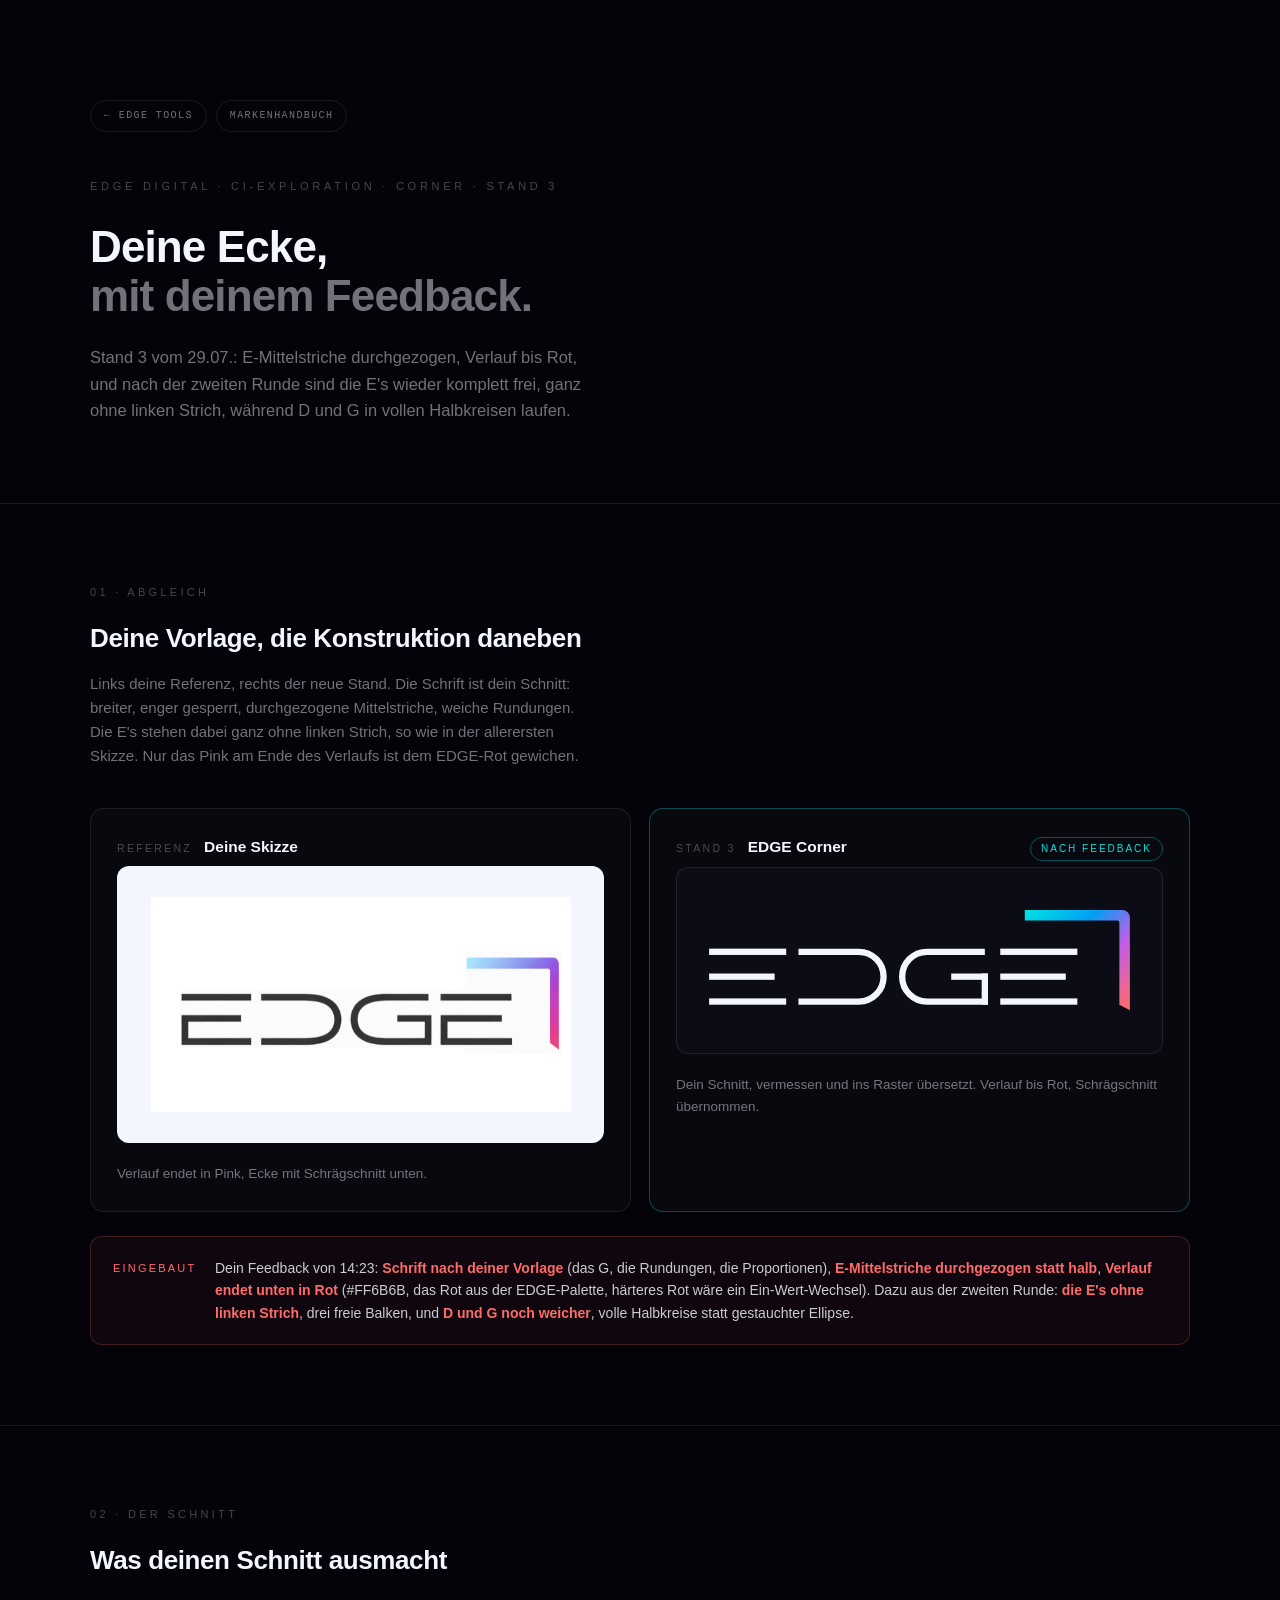
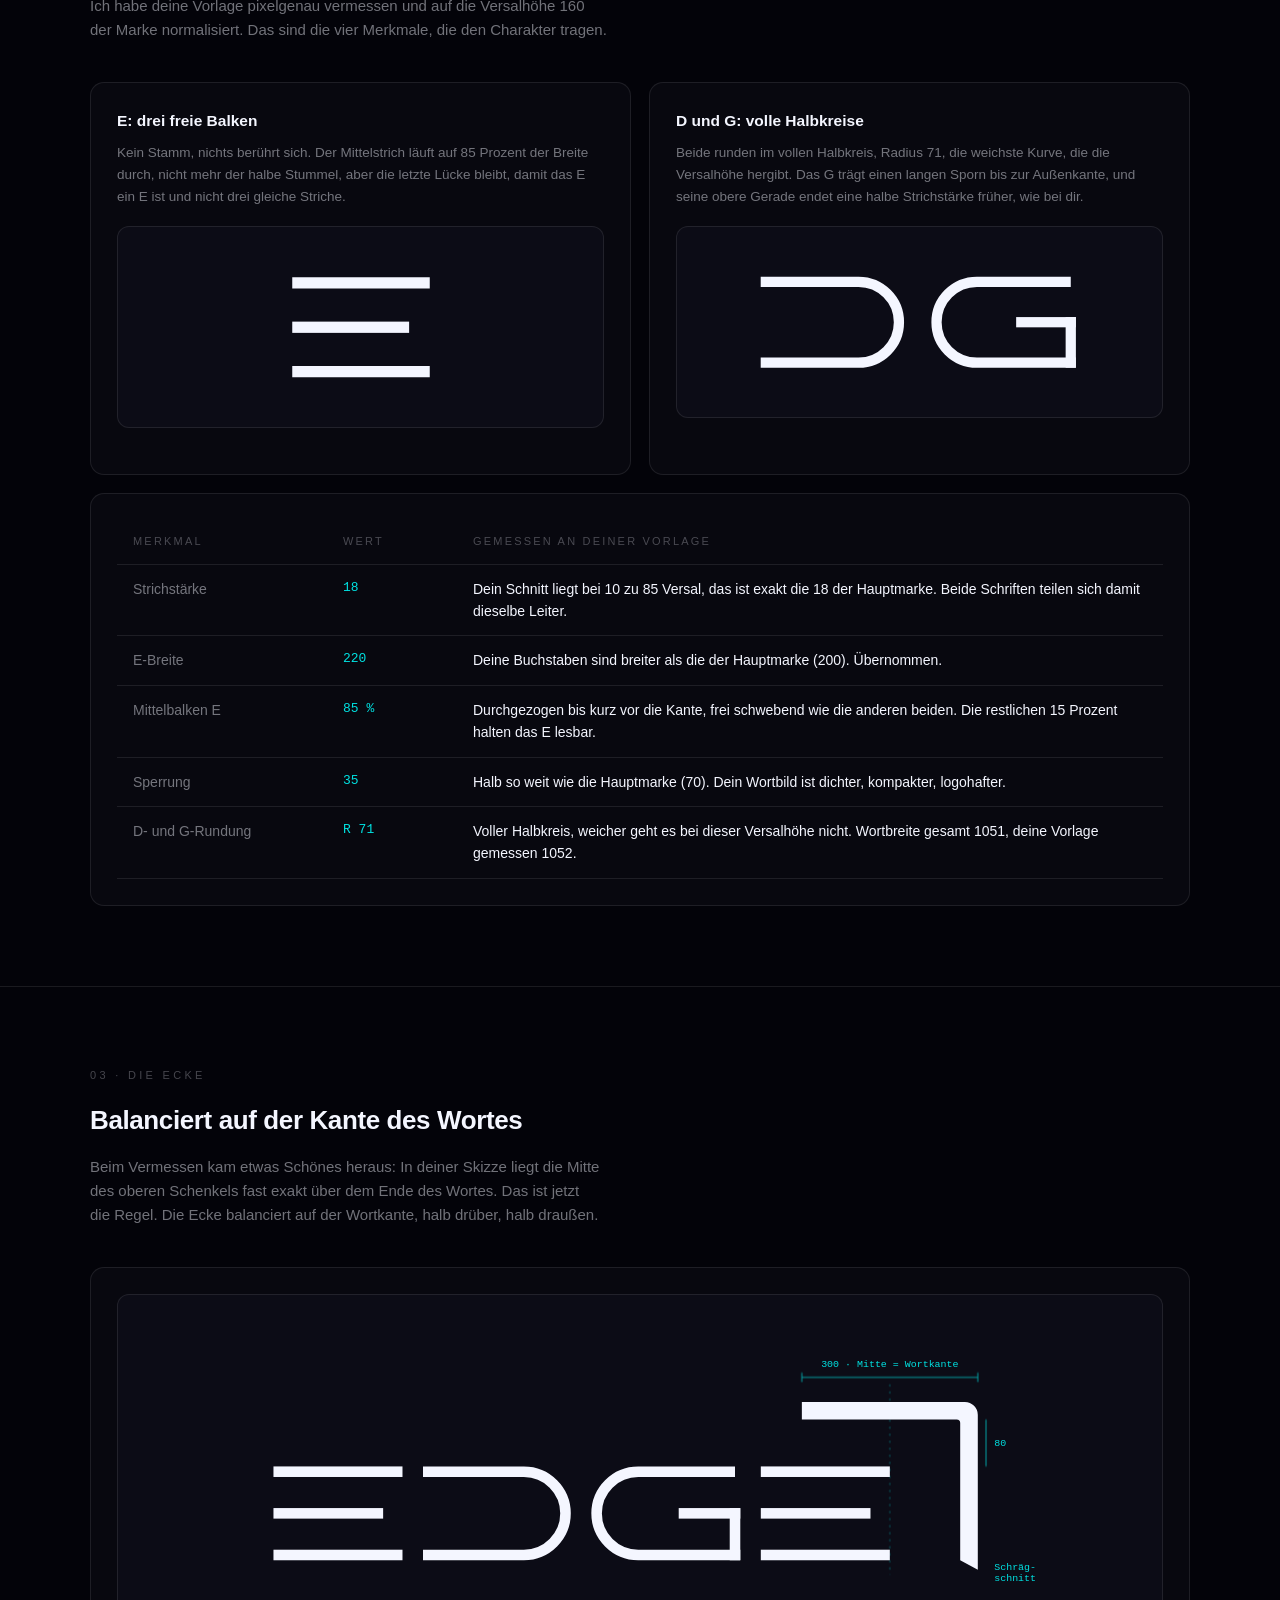
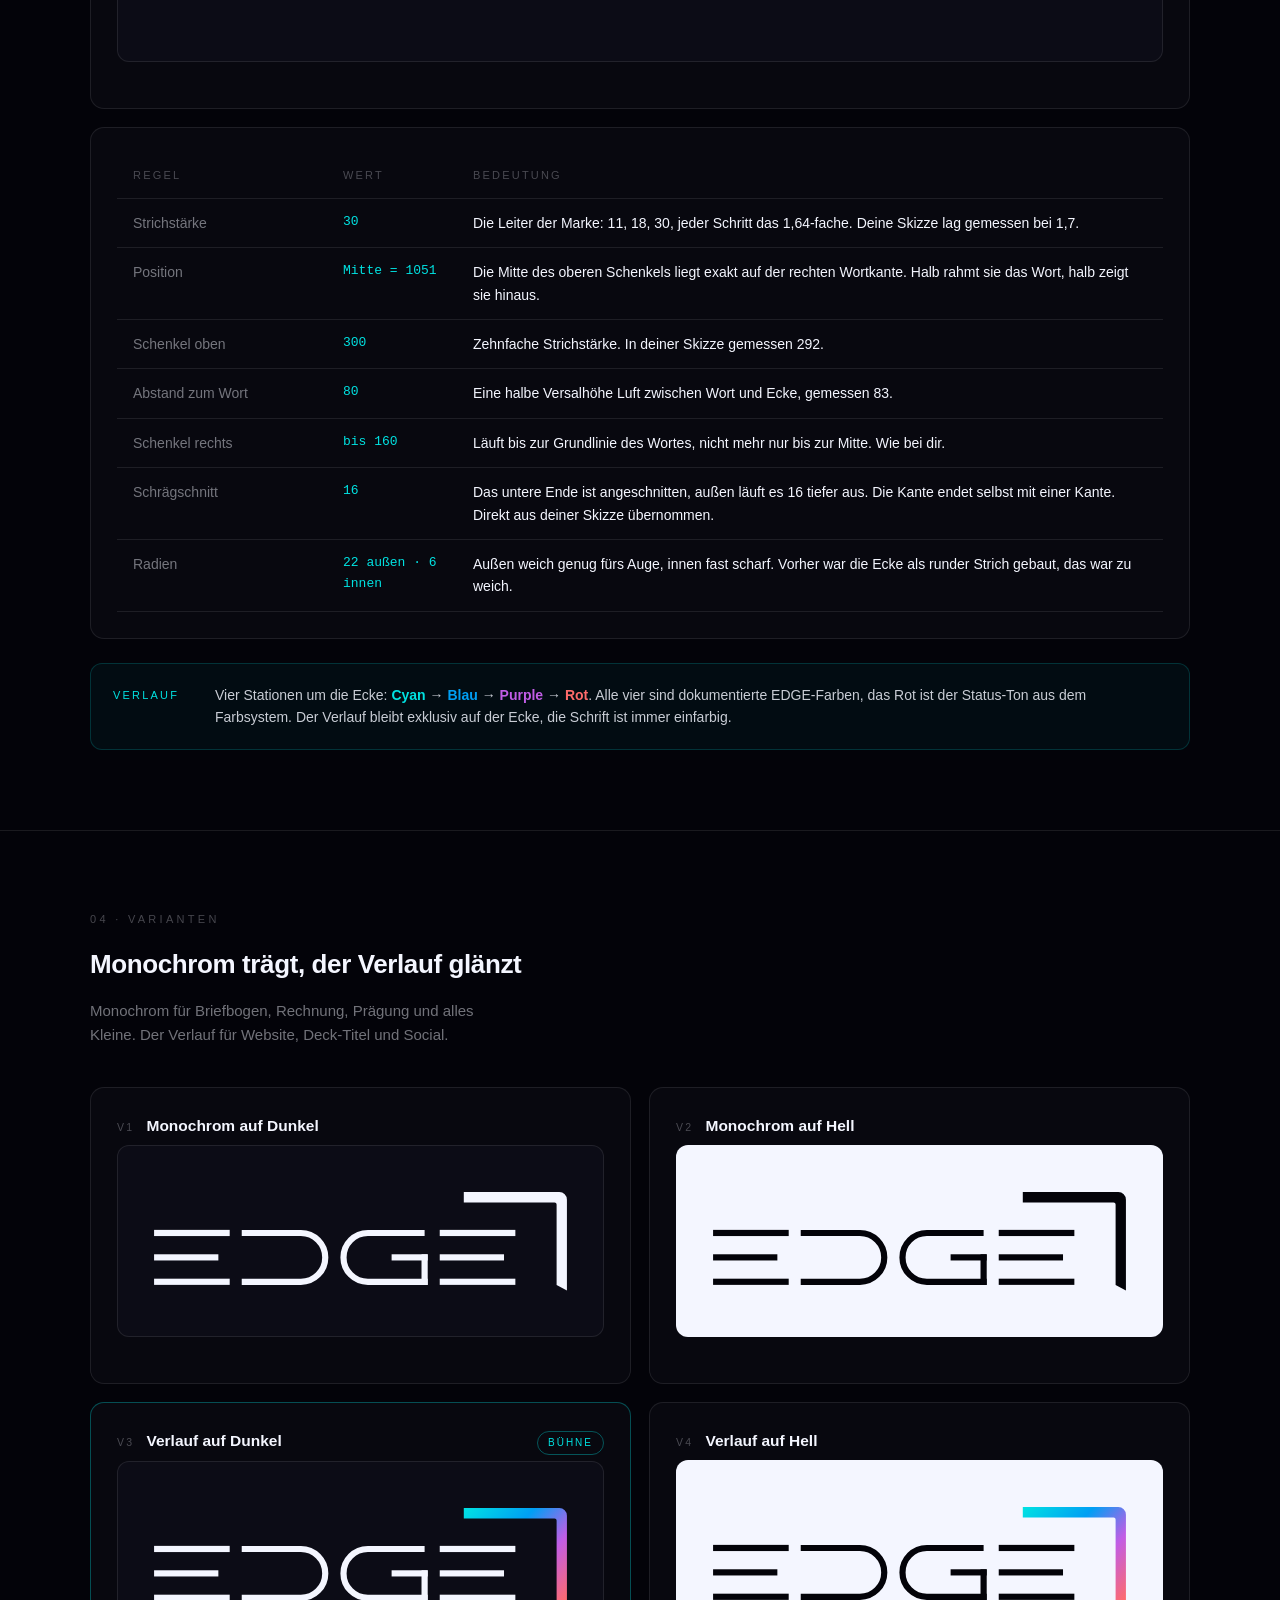
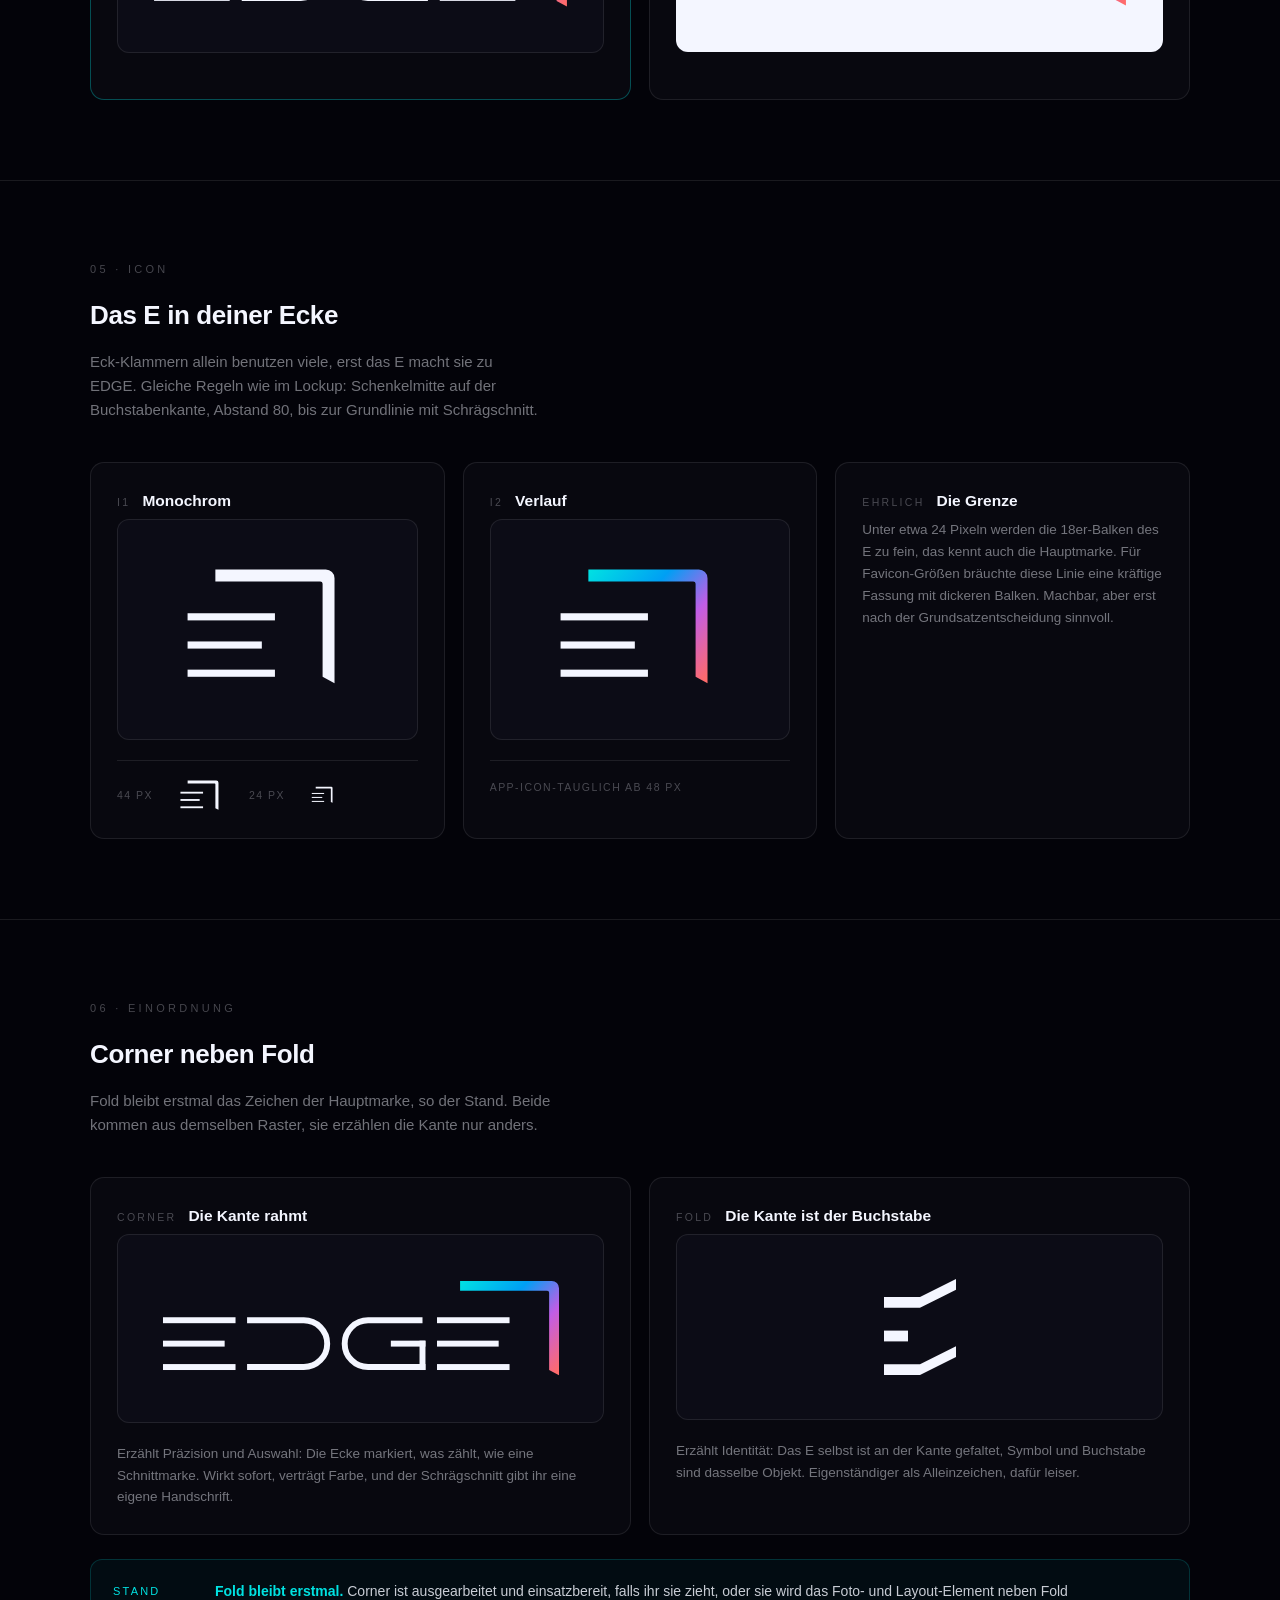
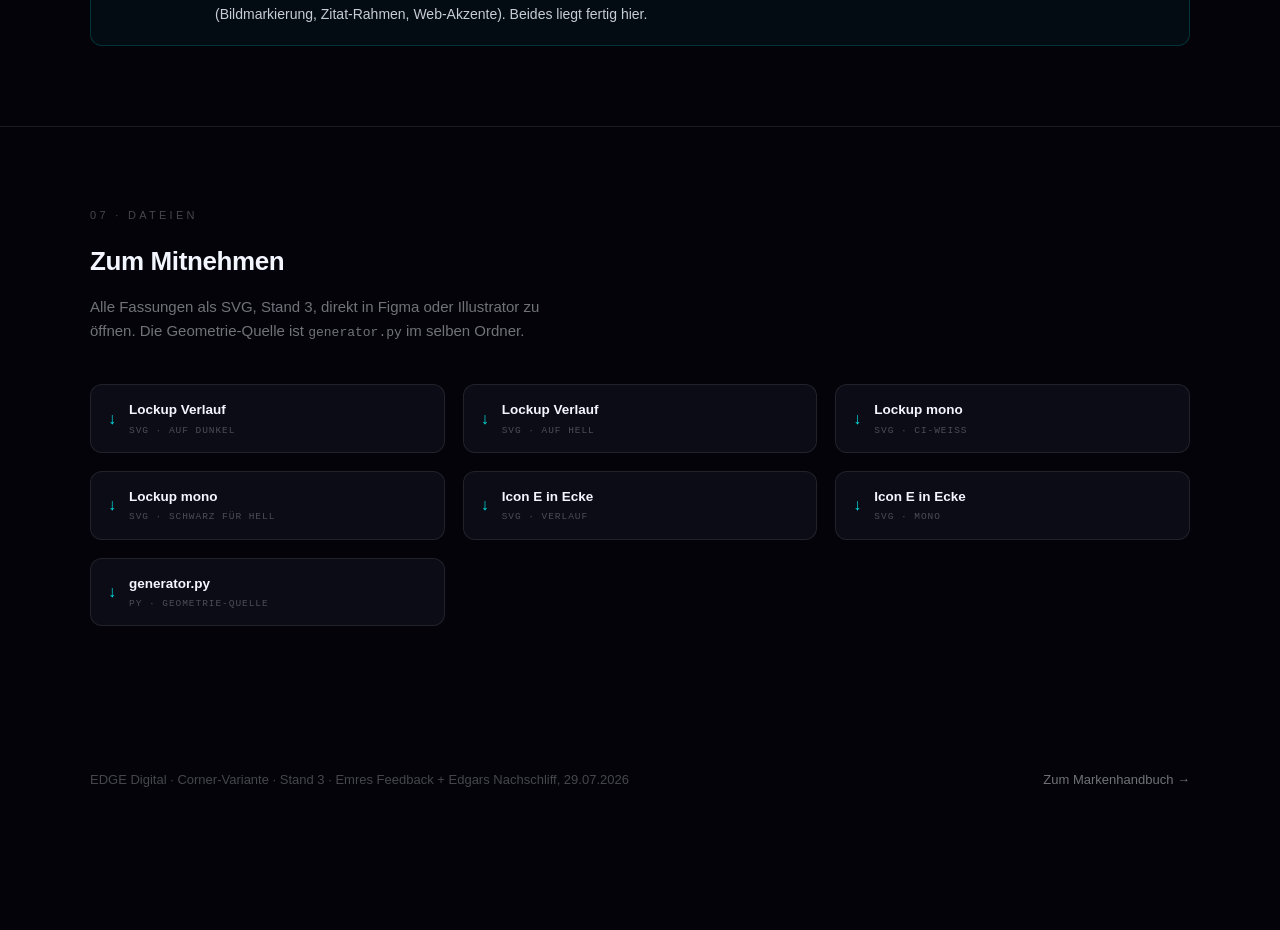
<file: corner/index.html>
<!DOCTYPE html>
<html lang="de">
<head>
<meta charset="utf-8">
<meta name="viewport" content="width=device-width, initial-scale=1">
<title>EDGE · Corner-Variante</title>
<style>
  :root{
    --bg:#030309; --panel:#08080F; --panel2:#0C0C16;
    --line:rgba(255,255,255,.09); --line2:rgba(255,255,255,.16);
    --fg:#F4F6FF; --dim:rgba(244,246,255,.46); --dim2:rgba(244,246,255,.28);
    --cy:#00E2E2; --bl:#009FF4; --pu:#C15DE6; --rot:#FF6B6B;
  }
  *{box-sizing:border-box;margin:0;padding:0}
  html{-webkit-font-smoothing:antialiased}
  body{background:var(--bg);color:var(--fg);
    font-family:"Avenir Next",Avenir,"Nunito Sans","Segoe UI",sans-serif;
    font-size:15px;line-height:1.6;padding:0 0 140px}
  .wrap{max-width:1180px;margin:0 auto;padding:0 40px}

  header{padding:100px 0 80px;border-bottom:1px solid var(--line)}
  .kicker{font-size:11px;letter-spacing:.34em;text-transform:uppercase;color:var(--dim2);margin-bottom:26px}
  h1{font-size:44px;line-height:1.12;font-weight:600;letter-spacing:-.02em;max-width:20ch}
  h1 em{font-style:normal;color:var(--dim)}
  .lead{margin-top:24px;max-width:60ch;color:var(--dim);font-size:16.5px;text-wrap:balance}

  section{padding:80px 0;border-bottom:1px solid var(--line)}
  section:last-of-type{border-bottom:none}
  .snum{font-size:11px;letter-spacing:.3em;color:var(--dim2);text-transform:uppercase;margin-bottom:16px}
  h2{font-size:26px;font-weight:600;letter-spacing:-.015em;margin-bottom:13px}
  h3{font-size:15.5px;font-weight:600;margin-bottom:8px}
  .sub{color:var(--dim);max-width:66ch;margin-bottom:40px;text-wrap:balance}

  .grid{display:grid;gap:18px}
  .g2{grid-template-columns:repeat(2,1fr)}
  .g3{grid-template-columns:repeat(3,1fr)}
  .card{background:var(--panel);border:1px solid var(--line);border-radius:14px;padding:26px}
  .cardhd{display:flex;align-items:baseline;gap:10px 12px;margin-bottom:6px;flex-wrap:wrap}
  .name{white-space:nowrap}
  .tag{font-size:10.5px;letter-spacing:.22em;text-transform:uppercase;color:var(--dim2)}
  .name{font-size:15.5px;font-weight:600}
  .desc{color:var(--dim);font-size:13.5px;line-height:1.62;margin-top:6px}

  .stage{background:var(--panel2);border:1px solid var(--line);border-radius:12px;
    padding:44px 34px;display:flex;align-items:center;justify-content:center;
    margin:0 0 20px;min-height:170px}
  .stage.hell{background:#F4F6FF;border-color:transparent}
  svg{display:block;overflow:visible}
  img{max-width:100%;display:block}

  .zeile{display:flex;align-items:center;gap:26px;flex-wrap:wrap;
    padding-top:18px;margin-top:18px;border-top:1px solid var(--line)}
  .lbl{font-size:10.5px;color:var(--dim2);letter-spacing:.14em;text-transform:uppercase}

  table{width:100%;border-collapse:collapse;font-size:14px}
  th,td{text-align:left;padding:13px 16px;border-bottom:1px solid var(--line);vertical-align:top}
  th{font-size:11px;letter-spacing:.2em;text-transform:uppercase;color:var(--dim2);font-weight:400}
  td.k{color:var(--dim);width:210px}
  td.v{font-family:ui-monospace,Menlo,monospace;font-size:13px;color:var(--cy);width:130px}

  .note{display:flex;gap:14px;align-items:flex-start;background:rgba(0,226,226,.045);
    border:1px solid rgba(0,226,226,.18);border-radius:12px;padding:20px 22px;margin-top:24px;
    font-size:14px;color:rgba(244,246,255,.82)}
  .note b{color:var(--cy);font-weight:600}
  .note .k{color:var(--cy);flex:0 0 auto;font-size:11px;letter-spacing:.2em;
    text-transform:uppercase;padding-top:3px;min-width:88px}
  .note.neu{background:rgba(255,107,107,.05);border-color:rgba(255,107,107,.22)}
  .note.neu .k,.note.neu b{color:var(--rot)}

  .pick{border-color:rgba(0,226,226,.32)}
  .badge{font-size:10px;letter-spacing:.2em;text-transform:uppercase;color:var(--cy);
    border:1px solid rgba(0,226,226,.35);border-radius:99px;padding:3px 10px;margin-left:auto}

  .dl{display:flex;align-items:center;gap:13px;padding:14px 17px;border-radius:12px;
      border:1px solid var(--line);background:var(--panel2);transition:border-color .18s;
      color:inherit;text-decoration:none}
  .dl:hover{border-color:var(--line2)}
  .dl .pfeil{color:var(--cy);font-size:16px;flex:none}
  .dl .n{display:block;font-size:13.5px;font-weight:600}
  .dl .m{display:block;font-family:ui-monospace,Menlo,monospace;font-size:9.5px;
         letter-spacing:.1em;text-transform:uppercase;color:var(--dim2);margin-top:2px}
  .pille{font-family:ui-monospace,Menlo,monospace;font-size:10px;letter-spacing:.14em;
         text-transform:uppercase;color:var(--dim);border:1px solid var(--line);
         border-radius:999px;padding:7px 13px;text-decoration:none;transition:all .18s}
  .pille:hover{color:var(--fg);border-color:var(--line2)}
  footer{padding:64px 0 0;color:var(--dim2);font-size:13px}
</style>
</head>
<body>

<!-- ===================== GEOMETRIE, STAND 3 =====================
  Emre-Schnitt, aus seiner Referenz vermessen (Faktor 1,882 auf Versal 160):
  E 220 breit, drei freie Balken mit 85%-Mittelstrich, D 252 und G 254
  im vollen Halbkreis (R 71), Sperrung 35. Ecke als Flaeche: Strich 30, H-Schenkel
  300 mittig auf der Wortkante, Abstand oben 80, bis Grundlinie, Schraegschnitt.
================================================================ -->
<svg width="0" height="0" style="position:absolute" aria-hidden="true"><defs>
  <g id="E">
    <rect x="0" y="0" width="220" height="18"/>
    <rect x="0" y="71" width="187" height="18"/>
    <rect x="0" y="142" width="220" height="18"/>
  </g>
  <g id="D"><path d="M0 9 H172 A71 71 0 0 1 172 151 H0" fill="none" stroke="currentColor" stroke-width="18"/></g>
  <g id="G">
    <path d="M245 9 H80 A71 71 0 0 0 80 151 H254" fill="none" stroke="currentColor" stroke-width="18"/>
    <rect x="149" y="71" width="105" height="18"/>
    <rect x="236" y="71" width="18" height="89"/>
  </g>
  <g id="wort">
    <use href="#E"/>
    <g transform="translate(255,0)"><use href="#D"/></g>
    <g transform="translate(542,0)"><use href="#G"/></g>
    <g transform="translate(831,0)"><use href="#E"/></g>
  </g>
  <!-- Ecke: Mitte des Schenkels bei x=1051 (Wortkante), R aussen 22, innen 6 -->
  <path id="ecke" d="M901 -110 H1179 A22 22 0 0 1 1201 -88 V176 L1171 160 V-74 A6 6 0 0 0 1165 -80 H901 Z"/>
  <linearGradient id="kante" gradientUnits="userSpaceOnUse" x1="901" y1="-110" x2="1201" y2="160">
    <stop offset="0" stop-color="#00E2E2"/><stop offset=".38" stop-color="#009FF4"/>
    <stop offset=".68" stop-color="#C15DE6"/><stop offset="1" stop-color="#FF6B6B"/>
  </linearGradient>
  <!-- Fold unveraendert, nur fuer den Vergleich -->
  <g id="fold">
    <path d="M0 30 H60 L120 0 V18 L60 48 H0 Z"/>
    <rect x="0" y="86" width="40" height="18"/>
    <path d="M0 142 H60 L120 112 V130 L60 160 H0 Z"/>
  </g>
</defs></svg>

<header>
  <div class="wrap">
    <div style="display:flex;gap:9px;margin-bottom:46px">
      <a class="pille" href="../../edge-tools/">← EDGE Tools</a>
      <a class="pille" href="../">Markenhandbuch</a>
    </div>
    <div class="kicker">EDGE Digital · CI-Exploration · Corner · Stand 3</div>
    <h1>Deine Ecke,<br><em>mit deinem Feedback.</em></h1>
    <p class="lead">
      Stand 3 vom 29.07.: E-Mittelstriche durchgezogen, Verlauf bis Rot,
      und nach der zweiten Runde sind die E's wieder komplett frei, ganz
      ohne linken Strich, während D und G in vollen Halbkreisen laufen.
    </p>
  </div>
</header>

<!-- ============ 01 · VORHER / NACHHER ============ -->
<section>
  <div class="wrap">
    <div class="snum">01 · Abgleich</div>
    <h2>Deine Vorlage, die Konstruktion daneben</h2>
    <p class="sub">
      Links deine Referenz, rechts der neue Stand. Die Schrift ist dein Schnitt:
      breiter, enger gesperrt, durchgezogene Mittelstriche, weiche Rundungen.
      Die E's stehen dabei ganz ohne linken Strich, so wie in der allerersten
      Skizze. Nur das Pink am Ende des Verlaufs ist dem EDGE-Rot gewichen.
    </p>
    <div class="grid g2">
      <div class="card">
        <div class="cardhd"><span class="tag">Referenz</span><span class="name">Deine Skizze</span></div>
        <div class="stage hell" style="padding:30px"><img src="referenz.png" alt="Emres Skizze" style="max-width:420px;width:100%"></div>
        <div class="desc">Verlauf endet in Pink, Ecke mit Schrägschnitt unten.</div>
      </div>
      <div class="card pick">
        <div class="cardhd"><span class="tag">Stand 3</span><span class="name">EDGE Corner</span><span class="badge">Nach Feedback</span></div>
        <div class="stage" style="padding:40px 30px">
          <svg viewBox="-6 -116 1213 298" width="100%" style="max-width:460px">
            <g fill="#F4F6FF" color="#F4F6FF"><use href="#wort"/></g>
            <use href="#ecke" fill="url(#kante)"/>
          </svg>
        </div>
        <div class="desc">Dein Schnitt, vermessen und ins Raster übersetzt. Verlauf bis Rot, Schrägschnitt übernommen.</div>
      </div>
    </div>

    <div class="note neu">
      <div class="k">Eingebaut</div>
      <div>
        Dein Feedback von 14:23: <b>Schrift nach deiner Vorlage</b> (das G, die
        Rundungen, die Proportionen), <b>E-Mittelstriche durchgezogen statt halb</b>,
        <b>Verlauf endet unten in Rot</b> (#FF6B6B, das Rot aus der EDGE-Palette,
        härteres Rot wäre ein Ein-Wert-Wechsel). Dazu aus der zweiten Runde:
        <b>die E's ohne linken Strich</b>, drei freie Balken, und <b>D und G noch
        weicher</b>, volle Halbkreise statt gestauchter Ellipse.
      </div>
    </div>
  </div>
</section>

<!-- ============ 02 · SCHRIFT ============ -->
<section>
  <div class="wrap">
    <div class="snum">02 · Der Schnitt</div>
    <h2>Was deinen Schnitt ausmacht</h2>
    <p class="sub">
      Ich habe deine Vorlage pixelgenau vermessen und auf die Versalhöhe 160 der
      Marke normalisiert. Das sind die vier Merkmale, die den Charakter tragen.
    </p>
    <div class="grid g2">
      <div class="card">
        <h3>E: drei freie Balken</h3>
        <p class="desc" style="margin-bottom:18px">
          Kein Stamm, nichts berührt sich. Der Mittelstrich läuft auf 85 Prozent
          der Breite durch, nicht mehr der halbe Stummel, aber die letzte Lücke
          bleibt, damit das E ein E ist und nicht drei gleiche Striche.
        </p>
        <div class="stage" style="min-height:190px">
          <svg viewBox="-10 -10 240 180" width="150" fill="#F4F6FF"><use href="#E"/></svg>
        </div>
      </div>
      <div class="card">
        <h3>D und G: volle Halbkreise</h3>
        <p class="desc" style="margin-bottom:18px">
          Beide runden im vollen Halbkreis, Radius 71, die weichste Kurve, die die
          Versalhöhe hergibt. Das G trägt einen langen Sporn bis zur Außenkante,
          und seine obere Gerade endet eine halbe Strichstärke früher, wie bei dir.
        </p>
        <div class="stage" style="min-height:190px">
          <svg viewBox="-10 -10 580 180" width="330">
            <g color="#F4F6FF" fill="#F4F6FF"><use href="#D"/></g>
            <g transform="translate(300,0)" color="#F4F6FF" fill="#F4F6FF"><use href="#G"/></g>
          </svg>
        </div>
      </div>
    </div>

    <div class="card" style="margin-top:18px">
      <table>
        <tr><th>Merkmal</th><th>Wert</th><th>Gemessen an deiner Vorlage</th></tr>
        <tr><td class="k">Strichstärke</td><td class="v">18</td>
          <td>Dein Schnitt liegt bei 10 zu 85 Versal, das ist exakt die 18 der Hauptmarke. Beide Schriften teilen sich damit dieselbe Leiter.</td></tr>
        <tr><td class="k">E-Breite</td><td class="v">220</td>
          <td>Deine Buchstaben sind breiter als die der Hauptmarke (200). Übernommen.</td></tr>
        <tr><td class="k">Mittelbalken E</td><td class="v">85 %</td>
          <td>Durchgezogen bis kurz vor die Kante, frei schwebend wie die anderen beiden. Die restlichen 15 Prozent halten das E lesbar.</td></tr>
        <tr><td class="k">Sperrung</td><td class="v">35</td>
          <td>Halb so weit wie die Hauptmarke (70). Dein Wortbild ist dichter, kompakter, logohafter.</td></tr>
        <tr><td class="k">D- und G-Rundung</td><td class="v">R 71</td>
          <td>Voller Halbkreis, weicher geht es bei dieser Versalhöhe nicht. Wortbreite gesamt 1051, deine Vorlage gemessen 1052.</td></tr>
      </table>
    </div>
  </div>
</section>

<!-- ============ 03 · ECKE ============ -->
<section>
  <div class="wrap">
    <div class="snum">03 · Die Ecke</div>
    <h2>Balanciert auf der Kante des Wortes</h2>
    <p class="sub">
      Beim Vermessen kam etwas Schönes heraus: In deiner Skizze liegt die Mitte des
      oberen Schenkels fast exakt über dem Ende des Wortes. Das ist jetzt die Regel.
      Die Ecke balanciert auf der Wortkante, halb drüber, halb draußen.
    </p>

    <div class="card" style="margin-bottom:18px">
      <div class="stage" style="padding:60px 40px">
        <svg viewBox="-40 -190 1330 420" width="100%" style="max-width:780px">
          <g stroke="#00E2E2" stroke-width="1.5" opacity=".8">
            <line x1="901" y1="-152" x2="1201" y2="-152"/>
            <line x1="901" y1="-160" x2="901" y2="-144"/>
            <line x1="1201" y1="-160" x2="1201" y2="-144"/>
            <line x1="1051" y1="-140" x2="1051" y2="185" stroke-dasharray="4 8" opacity=".55"/>
            <line x1="1215" y1="-80" x2="1215" y2="0"/>
          </g>
          <text x="1051" y="-170" fill="#00E2E2" font-size="17" font-family="ui-monospace,Menlo,monospace" text-anchor="middle">300 · Mitte = Wortkante</text>
          <text x="1229" y="-34" fill="#00E2E2" font-size="17" font-family="ui-monospace,Menlo,monospace">80</text>
          <text x="1229" y="176" fill="#00E2E2" font-size="17" font-family="ui-monospace,Menlo,monospace">Schräg-<tspan x="1229" dy="20">schnitt</tspan></text>
          <g fill="#F4F6FF" color="#F4F6FF"><use href="#wort"/></g>
          <use href="#ecke" fill="#F4F6FF"/>
        </svg>
      </div>
    </div>

    <div class="card">
      <table>
        <tr><th>Regel</th><th>Wert</th><th>Bedeutung</th></tr>
        <tr><td class="k">Strichstärke</td><td class="v">30</td>
          <td>Die Leiter der Marke: 11, 18, 30, jeder Schritt das 1,64-fache. Deine Skizze lag gemessen bei 1,7.</td></tr>
        <tr><td class="k">Position</td><td class="v">Mitte = 1051</td>
          <td>Die Mitte des oberen Schenkels liegt exakt auf der rechten Wortkante. Halb rahmt sie das Wort, halb zeigt sie hinaus.</td></tr>
        <tr><td class="k">Schenkel oben</td><td class="v">300</td>
          <td>Zehnfache Strichstärke. In deiner Skizze gemessen 292.</td></tr>
        <tr><td class="k">Abstand zum Wort</td><td class="v">80</td>
          <td>Eine halbe Versalhöhe Luft zwischen Wort und Ecke, gemessen 83.</td></tr>
        <tr><td class="k">Schenkel rechts</td><td class="v">bis 160</td>
          <td>Läuft bis zur Grundlinie des Wortes, nicht mehr nur bis zur Mitte. Wie bei dir.</td></tr>
        <tr><td class="k">Schrägschnitt</td><td class="v">16</td>
          <td>Das untere Ende ist angeschnitten, außen läuft es 16 tiefer aus. Die Kante endet selbst mit einer Kante. Direkt aus deiner Skizze übernommen.</td></tr>
        <tr><td class="k">Radien</td><td class="v">22 außen · 6 innen</td>
          <td>Außen weich genug fürs Auge, innen fast scharf. Vorher war die Ecke als runder Strich gebaut, das war zu weich.</td></tr>
      </table>
    </div>

    <div class="note">
      <div class="k">Verlauf</div>
      <div>
        Vier Stationen um die Ecke: <b style="color:#00E2E2">Cyan</b> →
        <b style="color:#009FF4">Blau</b> → <b style="color:#C15DE6">Purple</b> →
        <b style="color:#FF6B6B">Rot</b>. Alle vier sind dokumentierte EDGE-Farben,
        das Rot ist der Status-Ton aus dem Farbsystem. Der Verlauf bleibt exklusiv
        auf der Ecke, die Schrift ist immer einfarbig.
      </div>
    </div>
  </div>
</section>

<!-- ============ 04 · VARIANTEN ============ -->
<section>
  <div class="wrap">
    <div class="snum">04 · Varianten</div>
    <h2>Monochrom trägt, der Verlauf glänzt</h2>
    <p class="sub">
      Monochrom für Briefbogen, Rechnung, Prägung und alles Kleine.
      Der Verlauf für Website, Deck-Titel und Social.
    </p>
    <div class="grid g2">
      <div class="card">
        <div class="cardhd"><span class="tag">V1</span><span class="name">Monochrom auf Dunkel</span></div>
        <div class="stage">
          <svg viewBox="-6 -116 1213 298" width="100%" style="max-width:430px">
            <g fill="#F4F6FF" color="#F4F6FF"><use href="#wort"/></g>
            <use href="#ecke" fill="#F4F6FF"/>
          </svg>
        </div>
      </div>
      <div class="card">
        <div class="cardhd"><span class="tag">V2</span><span class="name">Monochrom auf Hell</span></div>
        <div class="stage hell">
          <svg viewBox="-6 -116 1213 298" width="100%" style="max-width:430px">
            <g fill="#030309" color="#030309"><use href="#wort"/></g>
            <use href="#ecke" fill="#030309"/>
          </svg>
        </div>
      </div>
      <div class="card pick">
        <div class="cardhd"><span class="tag">V3</span><span class="name">Verlauf auf Dunkel</span><span class="badge">Bühne</span></div>
        <div class="stage">
          <svg viewBox="-6 -116 1213 298" width="100%" style="max-width:430px">
            <g fill="#F4F6FF" color="#F4F6FF"><use href="#wort"/></g>
            <use href="#ecke" fill="url(#kante)"/>
          </svg>
        </div>
      </div>
      <div class="card">
        <div class="cardhd"><span class="tag">V4</span><span class="name">Verlauf auf Hell</span></div>
        <div class="stage hell">
          <svg viewBox="-6 -116 1213 298" width="100%" style="max-width:430px">
            <g fill="#030309" color="#030309"><use href="#wort"/></g>
            <use href="#ecke" fill="url(#kante)"/>
          </svg>
        </div>
      </div>
    </div>
  </div>
</section>

<!-- ============ 05 · ICON ============ -->
<section>
  <div class="wrap">
    <div class="snum">05 · Icon</div>
    <h2>Das E in deiner Ecke</h2>
    <p class="sub">
      Eck-Klammern allein benutzen viele, erst das E macht sie zu EDGE.
      Gleiche Regeln wie im Lockup: Schenkelmitte auf der Buchstabenkante,
      Abstand 80, bis zur Grundlinie mit Schrägschnitt.
    </p>
    <div class="grid g3">
      <div class="card">
        <div class="cardhd"><span class="tag">I1</span><span class="name">Monochrom</span></div>
        <div class="stage" style="min-height:210px">
          <svg viewBox="-14 -124 428 328" width="170">
            <g fill="#F4F6FF"><use href="#E"/></g>
            <path d="M70 -110 H348 A22 22 0 0 1 370 -88 V176 L340 160 V-74 A6 6 0 0 0 334 -80 H70 Z" fill="#F4F6FF"/>
          </svg>
        </div>
        <div class="zeile">
          <span class="lbl">44 px</span>
          <svg viewBox="-14 -124 428 328" width="44"><g fill="#F4F6FF"><use href="#E"/></g><path d="M70 -110 H348 A22 22 0 0 1 370 -88 V176 L340 160 V-74 A6 6 0 0 0 334 -80 H70 Z" fill="#F4F6FF"/></svg>
          <span class="lbl">24 px</span>
          <svg viewBox="-14 -124 428 328" width="24"><g fill="#F4F6FF"><use href="#E"/></g><path d="M70 -110 H348 A22 22 0 0 1 370 -88 V176 L340 160 V-74 A6 6 0 0 0 334 -80 H70 Z" fill="#F4F6FF"/></svg>
        </div>
      </div>
      <div class="card">
        <div class="cardhd"><span class="tag">I2</span><span class="name">Verlauf</span></div>
        <div class="stage" style="min-height:210px">
          <svg viewBox="-14 -124 428 328" width="170">
            <defs><linearGradient id="ikante" gradientUnits="userSpaceOnUse" x1="70" y1="-110" x2="370" y2="160">
              <stop offset="0" stop-color="#00E2E2"/><stop offset=".38" stop-color="#009FF4"/>
              <stop offset=".68" stop-color="#C15DE6"/><stop offset="1" stop-color="#FF6B6B"/>
            </linearGradient></defs>
            <g fill="#F4F6FF"><use href="#E"/></g>
            <path d="M70 -110 H348 A22 22 0 0 1 370 -88 V176 L340 160 V-74 A6 6 0 0 0 334 -80 H70 Z" fill="url(#ikante)"/>
          </svg>
        </div>
        <div class="zeile"><span class="lbl">App-Icon-tauglich ab 48 px</span></div>
      </div>
      <div class="card">
        <div class="cardhd"><span class="tag">Ehrlich</span><span class="name">Die Grenze</span></div>
        <div class="desc" style="margin-top:2px">
          Unter etwa 24 Pixeln werden die 18er-Balken des E zu fein, das kennt auch
          die Hauptmarke. Für Favicon-Größen bräuchte diese Linie eine kräftige
          Fassung mit dickeren Balken. Machbar, aber erst nach der
          Grundsatzentscheidung sinnvoll.
        </div>
      </div>
    </div>
  </div>
</section>

<!-- ============ 06 · EINORDNUNG ============ -->
<section>
  <div class="wrap">
    <div class="snum">06 · Einordnung</div>
    <h2>Corner neben Fold</h2>
    <p class="sub">
      Fold bleibt erstmal das Zeichen der Hauptmarke, so der Stand. Beide kommen
      aus demselben Raster, sie erzählen die Kante nur anders.
    </p>
    <div class="grid g2">
      <div class="card">
        <div class="cardhd"><span class="tag">Corner</span><span class="name">Die Kante rahmt</span></div>
        <div class="stage" style="min-height:150px">
          <svg viewBox="-6 -116 1213 298" width="100%" style="max-width:400px">
            <g fill="#F4F6FF" color="#F4F6FF"><use href="#wort"/></g>
            <use href="#ecke" fill="url(#kante)"/>
          </svg>
        </div>
        <div class="desc">
          Erzählt Präzision und Auswahl: Die Ecke markiert, was zählt, wie eine
          Schnittmarke. Wirkt sofort, verträgt Farbe, und der Schrägschnitt gibt
          ihr eine eigene Handschrift.
        </div>
      </div>
      <div class="card">
        <div class="cardhd"><span class="tag">Fold</span><span class="name">Die Kante ist der Buchstabe</span></div>
        <div class="stage" style="min-height:150px">
          <svg viewBox="0 0 120 160" width="72">
            <g fill="#F4F6FF"><use href="#fold"/></g>
          </svg>
        </div>
        <div class="desc">
          Erzählt Identität: Das E selbst ist an der Kante gefaltet, Symbol und
          Buchstabe sind dasselbe Objekt. Eigenständiger als Alleinzeichen,
          dafür leiser.
        </div>
      </div>
    </div>
    <div class="note">
      <div class="k">Stand</div>
      <div>
        <b>Fold bleibt erstmal.</b> Corner ist ausgearbeitet und einsatzbereit, falls
        ihr sie zieht, oder sie wird das Foto- und Layout-Element neben Fold
        (Bildmarkierung, Zitat-Rahmen, Web-Akzente). Beides liegt fertig hier.
      </div>
    </div>
  </div>
</section>

<!-- ============ 07 · DATEIEN ============ -->
<section>
  <div class="wrap">
    <div class="snum">07 · Dateien</div>
    <h2>Zum Mitnehmen</h2>
    <p class="sub">
      Alle Fassungen als SVG, Stand 3, direkt in Figma oder Illustrator zu öffnen.
      Die Geometrie-Quelle ist <span style="font-family:ui-monospace,Menlo,monospace;font-size:13px">generator.py</span> im selben Ordner.
    </p>
    <div class="grid g3">
      <a class="dl" href="svg/edge-corner-verlauf-auf-dunkel.svg" download><span class="pfeil">↓</span>
        <span><span class="n">Lockup Verlauf</span><span class="m">SVG · auf Dunkel</span></span></a>
      <a class="dl" href="svg/edge-corner-verlauf-auf-hell.svg" download><span class="pfeil">↓</span>
        <span><span class="n">Lockup Verlauf</span><span class="m">SVG · auf Hell</span></span></a>
      <a class="dl" href="svg/edge-corner-mono-ci-weiss.svg" download><span class="pfeil">↓</span>
        <span><span class="n">Lockup mono</span><span class="m">SVG · CI-Weiß</span></span></a>
      <a class="dl" href="svg/edge-corner-mono-black.svg" download><span class="pfeil">↓</span>
        <span><span class="n">Lockup mono</span><span class="m">SVG · Schwarz für Hell</span></span></a>
      <a class="dl" href="svg/edge-corner-icon-verlauf.svg" download><span class="pfeil">↓</span>
        <span><span class="n">Icon E in Ecke</span><span class="m">SVG · Verlauf</span></span></a>
      <a class="dl" href="svg/edge-corner-icon-mono-ci-weiss.svg" download><span class="pfeil">↓</span>
        <span><span class="n">Icon E in Ecke</span><span class="m">SVG · mono</span></span></a>
      <a class="dl" href="generator.py" download><span class="pfeil">↓</span>
        <span><span class="n">generator.py</span><span class="m">PY · Geometrie-Quelle</span></span></a>
    </div>
  </div>
</section>

<footer>
  <div class="wrap" style="display:flex;justify-content:space-between;gap:20px;flex-wrap:wrap">
    <span>EDGE Digital · Corner-Variante · Stand 3 · Emres Feedback + Edgars Nachschliff, 29.07.2026</span>
    <a href="../" style="color:var(--dim);text-decoration:none">Zum Markenhandbuch →</a>
  </div>
</footer>

</body>
</html>
</file>
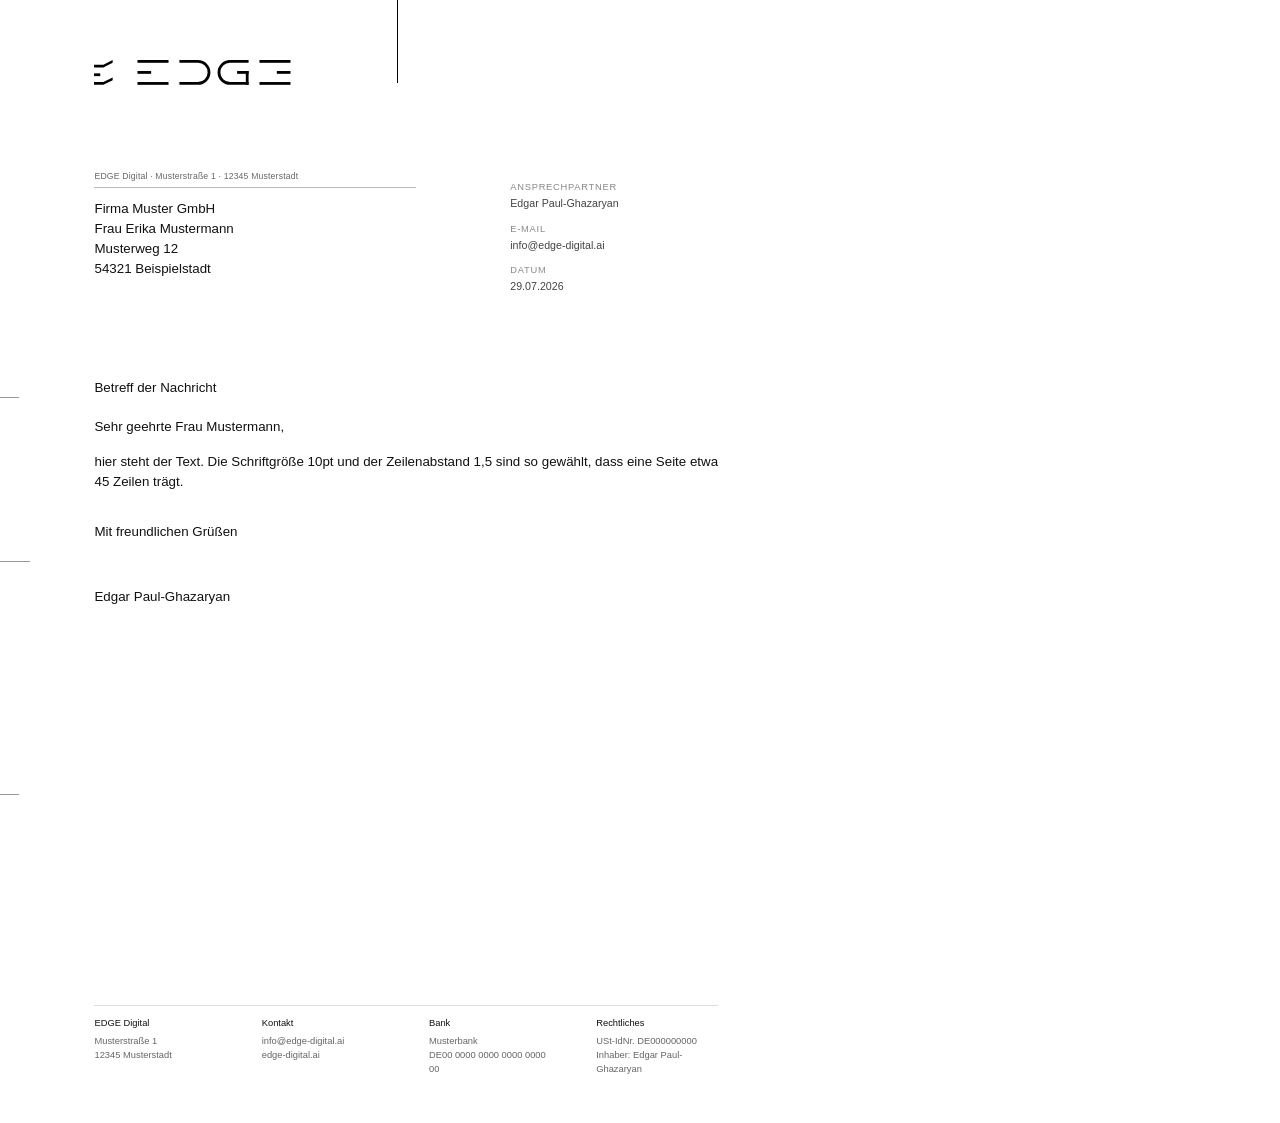
<file: assets/print/briefbogen.html>
<!doctype html><html lang="de"><meta charset="utf-8">
<title>EDGE Digital Briefbogen</title>
<style>
  @page { size: A4; margin: 0 }
  * { margin:0; padding:0; box-sizing:border-box }
  body { font-family:"Avenir Next",Avenir,"Nunito Sans","Segoe UI",sans-serif;
         font-size:10pt; line-height:1.5; color:#111; -webkit-print-color-adjust:exact }
  .blatt { width:210mm; height:297mm; position:relative; background:#fff }
  /* Falz- und Lochmarken nach DIN 5008 */
  .marke { position:absolute; left:0; width:5mm; height:0; border-top:.4pt solid #999 }
  .falz1 { top:105mm } .falz2 { top:210mm }
  .loch { position:absolute; left:0; top:148.5mm; width:8mm; height:0; border-top:.4pt solid #999 }
  .logo { position:absolute; top:16mm; left:25mm }
  .anschrift { position:absolute; top:45mm; left:25mm; width:85mm; height:45mm; font-size:10pt }
  .absender { font-size:6.5pt; color:#666; border-bottom:.4pt solid #bbb;
               padding-bottom:1mm; margin-bottom:3mm; letter-spacing:.02em }
  .info { position:absolute; top:45mm; right:20mm; width:55mm; font-size:8pt; color:#444 }
  .info dt { color:#888; font-size:7pt; letter-spacing:.08em; text-transform:uppercase;
              margin-top:3mm }
  .text { position:absolute; top:100mm; left:25mm; right:20mm }
  .fuss { position:absolute; bottom:12mm; left:25mm; right:20mm; font-size:7pt;
           color:#666; display:flex; gap:12mm; border-top:.4pt solid #ddd; padding-top:3mm }
  .fuss div { flex:1 } .fuss b { display:block; color:#111; font-weight:500; margin-bottom:1mm }
  /* Die Achse als stiller Marker am Blattrand */
  .achse { position:absolute; top:0; left:105mm; width:.6pt; height:22mm; background:#030309 }
</style>
<div class="blatt">
  <div class="marke falz1"></div><div class="marke falz2"></div><div class="loch"></div>
  <div class="achse"></div>
  <div class="logo"><svg viewBox="0 0 1266 160" width="52mm" fill="#000000" style="display:block"><path d="M0 30 H60 L120 0 V18 L60 48 H0 Z"/><rect x="0" y="86" width="40" height="18"/><path d="M0 142 H60 L120 112 V130 L60 160 H0 Z"/><g transform="translate(280,0)"><g transform="translate(0,0)"><rect x="0" y="0" width="200" height="18"/><rect x="0" y="71" width="88" height="18"/><rect x="0" y="142" width="200" height="18"/></g><g transform="translate(270,0)"><path d="M0 9 H120 A71 71 0 0 1 120 151 H0" fill="none" stroke="#000000" stroke-width="18"/></g><g transform="translate(516,0)"><path d="M200 9 H80 A71 71 0 0 0 80 151 H200" fill="none" stroke="#000000" stroke-width="18"/><rect x="126" y="71" width="74" height="18"/><rect x="182" y="71" width="18" height="89"/></g><g transform="translate(786,0)"><rect x="0" y="0" width="200" height="18"/><rect x="112" y="71" width="88" height="18"/><rect x="0" y="142" width="200" height="18"/></g></g></svg></div>

  <div class="anschrift">
    <div class="absender">EDGE Digital · Musterstraße 1 · 12345 Musterstadt</div>
    Firma Muster GmbH<br>Frau Erika Mustermann<br>Musterweg 12<br>54321 Beispielstadt
  </div>

  <div class="info">
    <dl>
      <dt>Ansprechpartner</dt><dd>Edgar Paul-Ghazaryan</dd>
      <dt>E-Mail</dt><dd>info@edge-digital.ai</dd>
      <dt>Datum</dt><dd>29.07.2026</dd>
    </dl>
  </div>

  <div class="text">
    <p style="font-weight:500;margin-bottom:5mm">Betreff der Nachricht</p>
    <p>Sehr geehrte Frau Mustermann,</p>
    <p style="margin-top:4mm">hier steht der Text. Die Schriftgröße 10pt und der
    Zeilenabstand 1,5 sind so gewählt, dass eine Seite etwa 45 Zeilen trägt.</p>
    <p style="margin-top:8mm">Mit freundlichen Grüßen</p>
    <p style="margin-top:12mm">Edgar Paul-Ghazaryan</p>
  </div>

  <div class="fuss">
    <div><b>EDGE Digital</b>Musterstraße 1<br>12345 Musterstadt</div>
    <div><b>Kontakt</b>info@edge-digital.ai<br>edge-digital.ai</div>
    <div><b>Bank</b>Musterbank<br>DE00 0000 0000 0000 0000 00</div>
    <div><b>Rechtliches</b>USt-IdNr. DE000000000<br>Inhaber: Edgar Paul-Ghazaryan</div>
  </div>
</div>
</html>
</file>
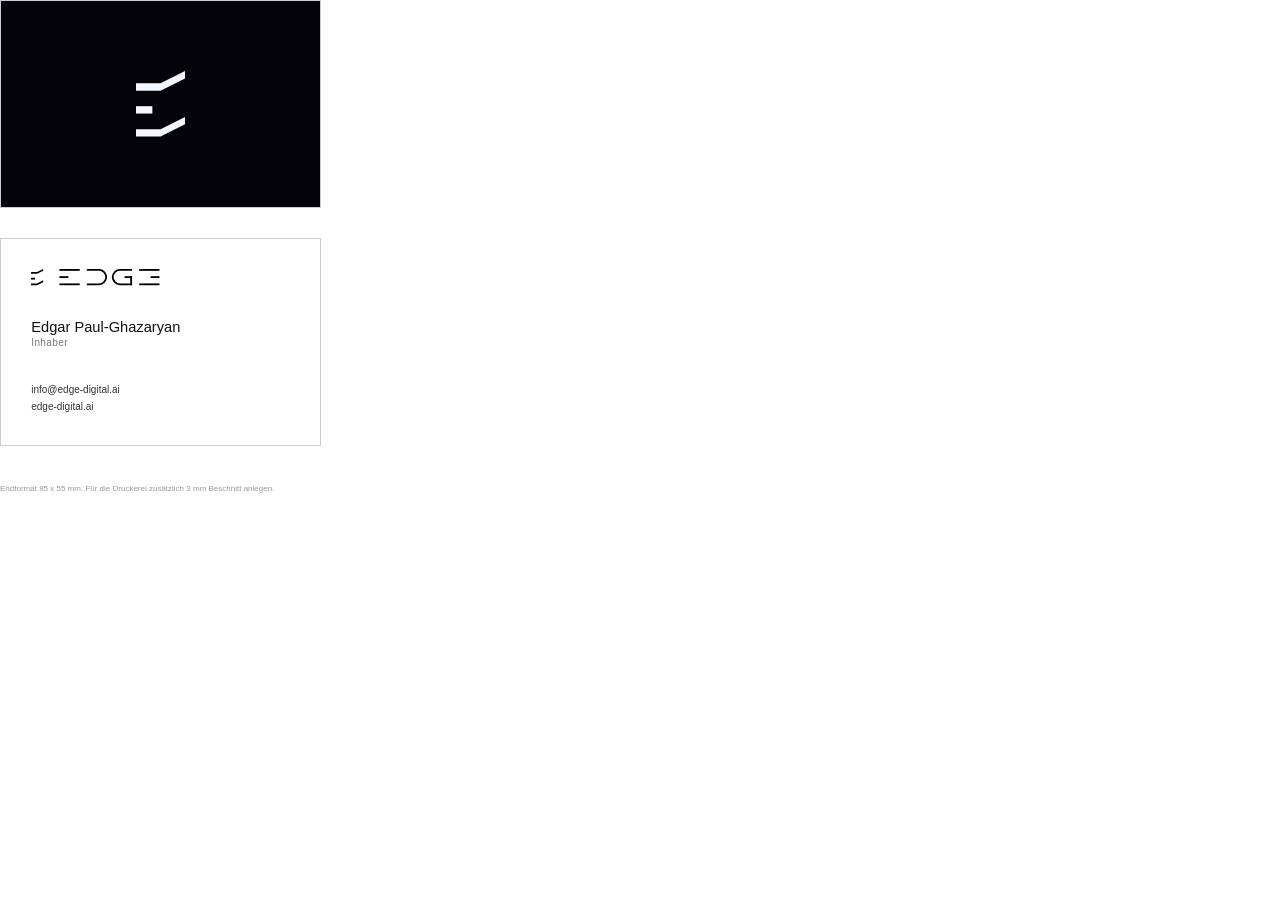
<file: assets/print/visitenkarte.html>
<!doctype html><html lang="de"><meta charset="utf-8">
<title>EDGE Digital Visitenkarte</title>
<style>
  @page { size: A4; margin: 12mm }
  * { margin:0; padding:0; box-sizing:border-box }
  body { font-family:"Avenir Next",Avenir,"Nunito Sans","Segoe UI",sans-serif;
         -webkit-print-color-adjust:exact; display:flex; flex-direction:column; gap:8mm }
  .karte { width:85mm; height:55mm; position:relative; overflow:hidden;
            border:.4pt solid #ccc }
  .vorne { background:#030309; display:flex; align-items:center; justify-content:center }
  .hinten { background:#fff; padding:8mm; display:flex; flex-direction:column;
             justify-content:space-between }
  .name { font-size:11pt; font-weight:500; color:#111 }
  .rolle { font-size:7.5pt; color:#777; margin-top:.6mm; letter-spacing:.04em }
  .kontakt { font-size:7.5pt; color:#333; line-height:1.7 }
  .hinweis { font-size:6pt; color:#999; margin-top:2mm }
</style>
<div class="karte vorne"><svg viewBox="0 0 120 160" width="13mm" fill="#F4F6FF" style="display:block"><path d="M0 30 H60 L120 0 V18 L60 48 H0 Z"/><rect x="0" y="86" width="40" height="18"/><path d="M0 142 H60 L120 112 V130 L60 160 H0 Z"/></svg></div>
<div class="karte hinten">
  <div><svg viewBox="0 0 1266 160" width="34mm" fill="#000000" style="display:block"><path d="M0 30 H60 L120 0 V18 L60 48 H0 Z"/><rect x="0" y="86" width="40" height="18"/><path d="M0 142 H60 L120 112 V130 L60 160 H0 Z"/><g transform="translate(280,0)"><g transform="translate(0,0)"><rect x="0" y="0" width="200" height="18"/><rect x="0" y="71" width="88" height="18"/><rect x="0" y="142" width="200" height="18"/></g><g transform="translate(270,0)"><path d="M0 9 H120 A71 71 0 0 1 120 151 H0" fill="none" stroke="#000000" stroke-width="18"/></g><g transform="translate(516,0)"><path d="M200 9 H80 A71 71 0 0 0 80 151 H200" fill="none" stroke="#000000" stroke-width="18"/><rect x="126" y="71" width="74" height="18"/><rect x="182" y="71" width="18" height="89"/></g><g transform="translate(786,0)"><rect x="0" y="0" width="200" height="18"/><rect x="112" y="71" width="88" height="18"/><rect x="0" y="142" width="200" height="18"/></g></g></svg></div>
  <div>
    <div class="name">Edgar Paul-Ghazaryan</div>
    <div class="rolle">Inhaber</div>
  </div>
  <div class="kontakt">info@edge-digital.ai<br>edge-digital.ai</div>
</div>
<div class="hinweis">Endformat 85 x 55 mm. Für die Druckerei zusätzlich 3 mm Beschnitt anlegen.</div>
</html>
</file>
<file: styles.css>
/* ============================================================================
   EDGE Brand — Stil
   Wizard-Linie, identisch zu EDGE Tools: tiefes Schwarz, kuehles Weiss,
   Deckkraft-Stufen statt eigener Grautoene, Glas mit backdrop-blur,
   Avenir Next als Grundschrift. Neu hier sind nur die Bausteine, die ein
   Markenhandbuch braucht: Buehnen, Farbkacheln, Regelpaare.
   ========================================================================== */
:root {
  --raum: #030309;
  --weiss: #F4F6FF;
  --w-70: rgba(244, 246, 255, 0.70);
  --w-45: rgba(244, 246, 255, 0.45);
  --w-25: rgba(244, 246, 255, 0.25);
  --w-08: rgba(244, 246, 255, 0.08);
  --hairline: rgba(244, 246, 255, 0.14);
  --hairline-stark: rgba(244, 246, 255, 0.28);
  --glas: rgba(10, 12, 24, 0.40);
  --purple: #C15DE6;
  --blau: #009FF4;
  --cyan: #00E2E2;
  --ok: #3AD29F;
  --warn: #FF6B6B;
  --font: "Avenir Next", Avenir, "Nunito Sans", "Segoe UI", sans-serif;
  --mono: ui-monospace, "SF Mono", Menlo, monospace;
}
* { box-sizing: border-box; margin: 0; padding: 0; }
html { -webkit-text-size-adjust: 100%; scroll-behavior: smooth; scroll-padding-top: 90px; }
body {
  background: var(--raum); color: var(--weiss); font-family: var(--font);
  line-height: 1.55; -webkit-font-smoothing: antialiased;
  min-height: 100vh; overflow-x: hidden;
}
a { color: inherit; text-decoration: none; }
svg { display: block; }
.ic svg { width: 100%; height: 100%; }

/* ---------- Raum-Ebenen ---------- */
#kosmos { position: fixed; inset: 0; z-index: 0; display: block; width: 100%; height: 100%; }
.nebel {
  position: fixed; inset: -20%; z-index: 1; pointer-events: none; filter: blur(60px);
  background:
    radial-gradient(38% 30% at 78% 28%, rgba(0, 159, 244, 0.10), transparent 70%),
    radial-gradient(34% 28% at 18% 78%, rgba(193, 93, 230, 0.11), transparent 70%),
    radial-gradient(24% 20% at 62% 82%, rgba(0, 226, 226, 0.07), transparent 70%);
}
.vignette {
  position: fixed; inset: 0; z-index: 2; pointer-events: none;
  background: radial-gradient(140% 120% at 50% 42%, transparent 50%, rgba(1, 1, 4, 0.88) 100%);
}
.buehne { position: relative; z-index: 3; }
.wrap { max-width: 1120px; margin: 0 auto; padding: 0 26px; }
::selection { background: rgba(0, 226, 226, 0.28); }

/* ---------- Kopf ---------- */
header.site { padding: 26px 0 0; }
header .row { display: flex; align-items: center; justify-content: space-between; gap: 20px; }
.brand { display: flex; align-items: center; gap: 16px; }
.brand .lockup { height: 26px; width: auto; }
.zurueck {
  font-family: var(--mono); font-size: 10.5px; letter-spacing: .14em; text-transform: uppercase;
  color: var(--w-45); border: 1px solid var(--hairline); border-radius: 999px;
  padding: 8px 14px; display: inline-flex; align-items: center; gap: 8px; transition: all .18s;
}
.zurueck:hover { color: var(--weiss); border-color: var(--hairline-stark); }
.zurueck .ic { width: 13px; height: 13px; }

/* ---------- Titel ---------- */
.titel { padding: 70px 0 30px; max-width: 800px; }
.kicker {
  font-family: var(--mono); font-size: 11.5px; letter-spacing: .26em; text-transform: uppercase;
  color: var(--cyan); margin-bottom: 22px; display: flex; align-items: center; gap: 12px;
}
.kicker::before { content: ""; width: 34px; height: 1px; background: var(--cyan); }
h1 { font-size: clamp(38px, 5.4vw, 68px); line-height: 1.02; letter-spacing: -.03em;
     font-weight: 700; margin-bottom: 16px; text-wrap: balance; }
h1 .schimmer {
  background: linear-gradient(96deg, var(--purple), var(--blau) 52%, var(--cyan));
  -webkit-background-clip: text; background-clip: text; color: transparent;
}
.lead { color: var(--w-70); font-size: clamp(16px, 1.8vw, 19px); max-width: 58ch; text-wrap: balance; }

/* ---------- Sprungleiste ---------- */
.sprung {
  position: sticky; top: 0; z-index: 20; margin: 26px 0 44px;
  padding: 12px 0; backdrop-filter: blur(16px); -webkit-backdrop-filter: blur(16px);
  background: rgba(3, 3, 9, .72); border-bottom: 1px solid var(--hairline);
}
.sprung .inner { display: flex; gap: 8px; overflow-x: auto; scrollbar-width: none; }
.sprung .inner::-webkit-scrollbar { display: none; }
.sprung a {
  font-family: var(--mono); font-size: 10.5px; letter-spacing: .12em; text-transform: uppercase;
  color: var(--w-45); border: 1px solid var(--hairline); border-radius: 999px;
  padding: 8px 14px; white-space: nowrap; transition: all .18s;
}
.sprung a:hover, .sprung a.an { color: var(--raum); background: var(--weiss); border-color: var(--weiss); }

/* ---------- Abschnitte ---------- */
section { padding: 34px 0 58px; }
.snum {
  font-family: var(--mono); font-size: 10.5px; letter-spacing: .24em; text-transform: uppercase;
  color: var(--w-25); margin-bottom: 14px;
}
h2 { font-size: clamp(24px, 3vw, 33px); font-weight: 700; letter-spacing: -.022em;
     line-height: 1.15; margin-bottom: 12px; text-wrap: balance; }
h3 { font-size: 16px; font-weight: 700; letter-spacing: -.01em; margin-bottom: 8px; }
.sub { color: var(--w-70); max-width: 66ch; margin-bottom: 30px; text-wrap: balance; font-size: 15.5px; }
p.klein { color: var(--w-45); font-size: 13.5px; line-height: 1.6; }

/* ---------- Panels und Buehnen ---------- */
.panel {
  border: 1px solid var(--hairline-stark); border-radius: 22px; background: var(--glas);
  backdrop-filter: blur(14px); -webkit-backdrop-filter: blur(14px); padding: 28px;
}
.gitter { display: grid; gap: 16px; }
.g2 { grid-template-columns: repeat(2, 1fr); }
.g3 { grid-template-columns: repeat(3, 1fr); }
.g4 { grid-template-columns: repeat(4, 1fr); }

/* Die Buehne zeigt ein Logo. Sie ist bewusst dunkler als das Glas, damit die
   Marke nicht auf einem Schleier steht, sondern auf einer Flaeche. */
.buehne-logo {
  border-radius: 16px; border: 1px solid var(--hairline);
  background: rgba(3, 3, 9, .55); backdrop-filter: blur(14px);
  display: flex; align-items: center; justify-content: center;
  padding: 46px 34px; min-height: 190px;
}
.buehne-logo.hell { background: var(--weiss); border-color: transparent; }
.buehne-logo.hell .marke { color: var(--raum); }
.marke { color: var(--weiss); }
.marke svg { width: 100%; height: auto; }

.zeile-klein { display: flex; align-items: center; gap: 26px; flex-wrap: wrap;
  padding-top: 18px; margin-top: 18px; border-top: 1px solid var(--hairline); }
.lbl { font-family: var(--mono); font-size: 10px; letter-spacing: .14em;
       text-transform: uppercase; color: var(--w-25); }

/* ---------- Farben ---------- */
.farben { display: grid; grid-template-columns: repeat(auto-fill, minmax(184px, 1fr)); gap: 14px; }
.farbe {
  border-radius: 16px; overflow: hidden; border: 1px solid var(--hairline);
  cursor: pointer; background: rgba(3, 3, 9, .55); transition: transform .18s, border-color .18s;
  text-align: left; font: inherit; color: inherit; display: block; width: 100%;
}
.farbe:hover { transform: translateY(-2px); border-color: var(--hairline-stark); }
.farbe .flaeche { height: 88px; display: block; }
.farbe .daten { padding: 14px 16px 16px; }
.farbe .fname { font-size: 14px; font-weight: 700; }
.farbe .fhex { font-family: var(--mono); font-size: 11.5px; color: var(--w-45); margin-top: 3px;
                display: flex; align-items: center; gap: 7px; }
.farbe .frolle { font-size: 12px; color: var(--w-45); margin-top: 7px; line-height: 1.5; }
.kopiert { color: var(--ok); }
.fhex .ic { width: 12px; height: 12px; opacity: .55; }
.farbe:hover .fhex .ic { opacity: 1; }
/* Halbtransparente Toene stehen auf Raum, damit man ihre echte Wirkung sieht,
   nicht den nackten rgba-Wert auf Weiss. */
.farbe .flaeche.auf-raum { background-color: #030309; }
.farbe .flaeche.auf-raum > span { display: block; height: 100%; }

/* ---------- Regelpaare ---------- */
.regel { border-radius: 16px; border: 1px solid var(--hairline); overflow: hidden;
         background: rgba(3, 3, 9, .55); }
.regel .bild { height: 128px; display: grid; place-items: center; padding: 20px;
               border-bottom: 1px solid var(--hairline); }
.regel .txt { padding: 14px 16px 16px; display: flex; gap: 9px; align-items: flex-start; }
.regel .txt .ic { width: 15px; height: 15px; flex: none; margin-top: 2px; }
.regel .txt p { font-size: 13px; color: var(--w-70); line-height: 1.55; }
.regel.ja { border-color: rgba(58, 210, 159, .3); }
.regel.ja .ic { color: var(--ok); }
.regel.nein .ic { color: var(--warn); }
.regel.nein .bild { opacity: .82; }

/* ---------- Werte-Tabelle ---------- */
.werte { display: grid; gap: 1px; }
.werte .z { display: grid; grid-template-columns: 200px 96px 1fr; gap: 18px; padding: 13px 2px;
            border-bottom: 1px solid var(--hairline); align-items: baseline; }
.werte .z:last-child { border-bottom: 0; }
.werte .k { font-size: 14px; }
.werte .v { font-family: var(--mono); font-size: 13px; color: var(--cyan); }
.werte .b { font-size: 13px; color: var(--w-45); line-height: 1.55; }

/* ---------- Downloads ---------- */
.dl { display: flex; align-items: center; gap: 14px; padding: 15px 18px; border-radius: 14px;
      border: 1px solid var(--hairline); background: rgba(3, 3, 9, .55); transition: all .18s; }
.dl:hover { border-color: var(--hairline-stark); background: rgba(16, 19, 34, .6); transform: translateY(-2px); }
.dl .ic { width: 17px; height: 17px; color: var(--cyan); flex: none; }
.dl .n { display: block; font-size: 14px; font-weight: 700; }
.dl .m { display: block; font-family: var(--mono); font-size: 10px; letter-spacing: .1em;
         text-transform: uppercase; color: var(--w-25); margin-top: 2px; }
.dl.gross { padding: 22px 24px; border-color: var(--hairline-stark); }
.dl.gross .n { font-size: 16px; }

/* ---------- Hinweis ---------- */
.hinweis { display: flex; gap: 14px; align-items: flex-start; border-radius: 16px;
  border: 1px solid rgba(0, 226, 226, .22); background: rgba(0, 226, 226, .05);
  padding: 20px 22px; margin-top: 22px; }
.hinweis .k { font-family: var(--mono); font-size: 10px; letter-spacing: .18em; text-transform: uppercase;
              color: var(--cyan); flex: none; min-width: 78px; padding-top: 3px; }
.hinweis p { font-size: 14px; color: var(--w-70); line-height: 1.6; }
.hinweis b { color: var(--cyan); font-weight: 600; }

/* ---------- Schalter ---------- */
.schalter { display: inline-flex; gap: 5px; padding: 4px; border-radius: 999px;
            border: 1px solid var(--hairline); background: var(--glas); }
.schalter button {
  font-family: var(--mono); font-size: 10px; letter-spacing: .12em; text-transform: uppercase;
  color: var(--w-45); background: none; border: 0; border-radius: 999px; padding: 7px 14px;
  cursor: pointer; transition: all .18s;
}
.schalter button.an { color: var(--raum); background: var(--weiss); }

/* ---------- Typo-Probe ---------- */
.probe { border-top: 1px solid var(--hairline); padding: 16px 0; display: grid;
         grid-template-columns: 118px 1fr; gap: 20px; align-items: baseline; }
.probe:first-of-type { border-top: 0; }
.probe .meta { font-family: var(--mono); font-size: 10px; letter-spacing: .1em;
               text-transform: uppercase; color: var(--w-25); line-height: 1.6; }

footer { border-top: 1px solid var(--hairline); margin-top: 40px; padding: 28px 0 54px; }
.foot { display: flex; align-items: center; justify-content: space-between; gap: 20px; flex-wrap: wrap; }
.foot span, .foot a { font-family: var(--mono); font-size: 10.5px; letter-spacing: .12em;
                      text-transform: uppercase; color: var(--w-25); }
.foot a:hover { color: var(--weiss); }

@media (max-width: 860px) {
  .g3, .g4 { grid-template-columns: repeat(2, 1fr); }
  .werte .z { grid-template-columns: 1fr; gap: 4px; }
}
@media (max-width: 640px) {
  .titel { padding: 46px 0 22px; }
  .g2, .g3, .g4 { grid-template-columns: 1fr; }
  .probe { grid-template-columns: 1fr; gap: 8px; }
  .panel { padding: 22px 18px; }
}
@media (prefers-reduced-motion: reduce) {
  html { scroll-behavior: auto; }
  .dl, .farbe { transition: none; }
}
</file>
